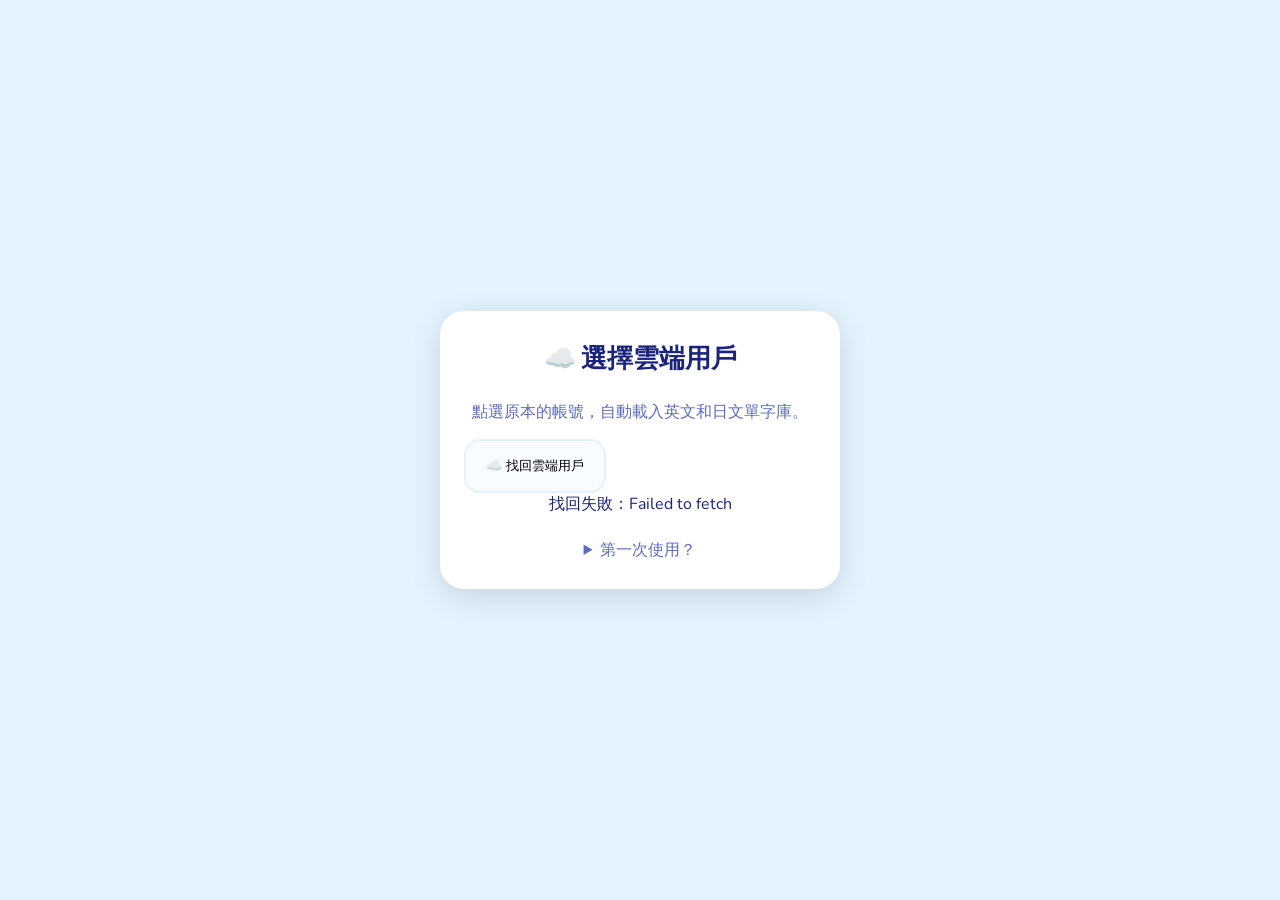
<file: english-adventure/index.html>
<!DOCTYPE html>
<html lang="zh-TW">
<head>
<meta charset="UTF-8">
<meta name="viewport" content="width=device-width, initial-scale=1.0, maximum-scale=1.0, user-scalable=no">
<meta name="mobile-web-app-capable" content="yes">
<meta name="apple-mobile-web-app-capable" content="yes">
<meta name="apple-mobile-web-app-status-bar-style" content="black-translucent">
<meta name="apple-mobile-web-app-title" content="語言冒險">
<title>語言冒險 Language Adventure</title>
<link rel="preconnect" href="https://fonts.googleapis.com">
<link href="https://fonts.googleapis.com/css2?family=Nunito:wght@400;600;700;800;900&family=Baloo+2:wght@400;600;700;800&display=swap" rel="stylesheet">
<link rel="stylesheet" href="style.css">
</head>
<body>

<!-- 用戶選擇頁（全螢幕覆蓋） -->
<div id="userSelectScreen" style="display:flex;position:fixed;inset:0;background:var(--bg);z-index:9999;align-items:center;justify-content:center;padding:20px"><div class="user-select-wrap"><div class="user-select-title">☁️ 找回雲端用戶</div><p style="text-align:center" role="status">正在載入用戶清單…</p></div></div>

<!-- App 主體 -->
<div id="appWrapper" style="display:none">

<div class="header">
  <div>
    <div class="header-title">⭐ 語言<span>冒險</span></div>
    <div style="font-size:10px;color:rgba(255,255,255,0.6);font-weight:600" id="appVersion"></div>
  </div>
  <div class="header-right">
    <!-- 語言切換 -->
    <div class="lang-switcher">
      <button class="lang-flag active" data-lang="en" onclick="switchLang('en')" title="English">🇺🇸</button>
      <button class="lang-flag" data-lang="ja" onclick="switchLang('ja')" title="日本語">🇯🇵</button>
    </div>
    <div class="xp-badge"><span>✨</span><span id="headerXP">0</span> XP</div>
    <div class="level-badge" id="headerLevel">Lv.1</div>
  </div>
</div>

<div class="nav" id="mainNav">
  <!-- 由 JS 動態產生 -->
</div>

<!-- HOME -->
<div class="screen active" id="screen-home">
  <div id="reviewBanner" style="display:none"></div>
  <div class="hero-card">
    <div class="hero-greeting">今天也要加油！</div>
    <div class="hero-level" id="heroLevelName">🌱 英語新芽</div>
    <div class="xp-bar-wrap"><div class="xp-bar-fill" id="heroXpBar" style="width:0%"></div></div>
    <div class="xp-label" id="heroXpLabel">0 / 100 XP</div>
  </div>
  <div class="stats-row">
    <div class="stat-card"><div class="stat-icon">📚</div><div class="stat-num" id="statWords">0</div><div class="stat-label">學過的字</div></div>
    <div class="stat-card"><div class="stat-icon">🎯</div><div class="stat-num" id="statQuizzes">0</div><div class="stat-label">完成測驗</div></div>
    <div class="stat-card"><div class="stat-icon">🏆</div><div class="stat-num" id="statCorrect">0</div><div class="stat-label">答對次數</div></div>
  </div>
  <div class="section-title">⚡ 快速開始</div>
  <div class="quick-actions">
    <button class="action-btn quiz" onclick="showScreen('quiz')"><span class="icon">🎯</span>開始測驗</button>
    <button class="action-btn story" onclick="showScreen('story')"><span class="icon">📚</span>AI 故事</button>
    <button class="action-btn add" onclick="showScreen('add')"><span class="icon">✏️</span>新增單字</button>
    <button class="action-btn review" onclick="showScreen('words')"><span class="icon">📖</span>複習單字</button>
  </div>
</div>

<!-- HIRAGANA 50音（日文專屬） -->
<div class="screen" id="screen-hiragana">
  <!-- 由 JS 動態產生 -->
</div>

<!-- JAPANESE GRAMMAR（日文專屬） -->
<div class="screen" id="screen-grammar">
  <!-- 由 JS 動態產生 -->
</div>

<!-- WORDS -->
<div class="screen" id="screen-words">
  <div class="search-bar">
    <span>🔍</span>
    <input type="text" id="searchInput" placeholder="搜尋單字..." oninput="renderWordList()">
  </div>
  <div class="ie-bar">
    <button class="ie-btn export-btn" onclick="exportWords()">⬇️ 匯出 JSON</button>
    <button class="ie-btn import-merge-btn" onclick="triggerImport('merge')">⬆️ 合併匯入</button>
    <button class="ie-btn import-replace-btn" onclick="triggerImport('replace')">🔄 覆蓋匯入</button>
  </div>
  <input type="file" id="importFileInput" accept=".json" style="display:none" onchange="handleImportFile(event)">
  <div id="wordListContainer"></div>
</div>

<!-- ADD -->
<div class="screen" id="screen-add">
  <!-- 英文新增 -->
  <div id="addEnSection">
    <div class="add-card">
      <h3>✏️ 新增英文單字</h3>
      <div class="input-group">
        <label>英文單字</label>
        <div style="display:flex;gap:8px;align-items:center">
          <input type="text" id="addWord" placeholder="例：apple" style="flex:1" onblur="autoLookup()" onkeydown="if(event.key==='Enter'){autoLookup()}">
          <button id="lookupBtn" onclick="autoLookup()" style="background:linear-gradient(135deg,#AB47BC,#7B1FA2);color:white;border:none;border-radius:12px;padding:11px 14px;font-family:'Nunito',sans-serif;font-size:13px;font-weight:800;cursor:pointer;white-space:nowrap;flex-shrink:0;">🔍 AI 查詢</button>
        </div>
      </div>
      <div id="lookupStatus" style="display:none;margin:-6px 0 10px;font-size:13px;color:#7B1FA2;font-weight:700"></div>
      <div class="input-group"><label>詞性</label><input type="text" id="addPos" placeholder="例：n. 名詞" readonly style="background:#F8F8F8;color:#5C6BC0;font-weight:700"></div>
      <div class="input-group"><label>中文翻譯</label><input type="text" id="addZh" placeholder="例：蘋果"></div>
      <div class="input-group"><label>例句</label><textarea id="addSentence" placeholder="例：I like to eat apples."></textarea></div>
      <button class="submit-btn" onclick="addWord()">➕ 加入單字庫</button>
    </div>
  </div>
  <!-- 日文新增 -->
  <div id="addJaSection" style="display:none">
    <div class="add-card" style="border-top:3px solid #E91E63">
      <h3>🇯🇵 新增日文單字</h3>
      <div class="input-group">
        <label>日文單字</label>
        <div style="display:flex;gap:8px;align-items:center">
          <input type="text" id="addWordJa" placeholder="例：りんご" style="flex:1" onblur="autoLookupJa()" onkeydown="if(event.key==='Enter'){autoLookupJa()}">
          <button id="lookupBtnJa" onclick="autoLookupJa()" style="background:linear-gradient(135deg,#E91E63,#880E4F);color:white;border:none;border-radius:12px;padding:11px 14px;font-family:'Nunito',sans-serif;font-size:13px;font-weight:800;cursor:pointer;white-space:nowrap;flex-shrink:0;">🔍 AI 查詢</button>
        </div>
      </div>
      <div id="lookupStatusJa" style="display:none;margin:-6px 0 10px;font-size:13px;color:#E91E63;font-weight:700"></div>
      <div class="input-group"><label>平假名讀音</label><input type="text" id="addReadingJa" placeholder="例：りんご" readonly style="background:#F8F8F8;color:#880E4F;font-weight:700"></div>
      <div class="input-group"><label>詞性</label><input type="text" id="addPosJa" placeholder="例：名詞" readonly style="background:#F8F8F8;color:#5C6BC0;font-weight:700"></div>
      <div class="input-group"><label>中文意思</label><input type="text" id="addZhJa" placeholder="例：蘋果"></div>
      <div class="input-group"><label>例句</label><textarea id="addSentenceJa" placeholder="例：りんごが好きです。"></textarea></div>
      <button class="submit-btn" style="background:linear-gradient(135deg,#E91E63,#880E4F)" onclick="addJaWord()">➕ 加入單字庫</button>
    </div>
  </div>
</div>

<!-- QUIZ -->
<div class="screen" id="screen-quiz">
  <div id="quizMenu">
    <div class="section-title">🎮 選擇測驗方式</div>
    <button class="quiz-option" onclick="startQuiz('spelling')"><span class="quiz-option-icon">🔊</span><div class="quiz-option-text"><div class="quiz-option-title">拼字測驗</div><div class="quiz-option-desc">聽發音，看提示，寫出完整單字</div></div><span class="quiz-option-arrow">›</span></button>
  </div>
  <div id="quizPlay" class="quiz-play">
    <div class="quiz-header">
      <div class="quiz-progress-text" id="quizProgressText">第 1 題 / 共 10 題</div>
      <div class="quiz-score-text" id="quizScoreText">✅ 0 答對</div>
    </div>
    <div class="progress-bar"><div class="progress-fill" id="quizProgressBar" style="width:0%"></div></div>
    <div class="question-card" id="questionCard"></div>
    <div class="feedback-box" id="feedbackBox">
      <div class="feedback-emoji" id="feedbackEmoji"></div>
      <div class="feedback-text" id="feedbackText"></div>
      <div class="feedback-answer" id="feedbackAnswer"></div>
    </div>
    <button class="check-btn" id="checkBtn" onclick="checkAnswer()">✓ 確認答案</button>
    <button class="next-btn" id="nextBtn" onclick="nextQuestion()">下一題 →</button>
  </div>
  <div id="quizResult" class="quiz-result">
    <div class="result-emoji" id="resultEmoji">🎉</div>
    <div class="result-title">測驗完成！</div>
    <div class="result-score" id="resultScore">8 / 10</div>
    <div class="result-xp" id="resultXP">+40 XP 獲得！</div>
    <button class="result-back-btn" onclick="resetQuiz()">再玩一次 🔄</button>
  </div>
</div>

<!-- STORY -->
<div class="screen" id="screen-story">
  <div id="storySetup">
    <div class="story-header-card">
      <h2>📚 AI 故事</h2>
      <p>選擇難度，AI 自動生成適合你的故事，融入你正在學習的單字！</p>
    </div>
    <div class="story-config-card" id="levelConfigCard">
      <h3>📊 選擇難度</h3>
      <div class="level-grid" id="levelGrid">
        <button class="level-chip selected" data-level="L0.5" onclick="selectLevel('L0.5')"><span class="lv-code">L0.5</span>Graphic<br><span style="font-size:9px;opacity:0.7">Age 8-10</span></button>
        <button class="level-chip" data-level="L1" onclick="selectLevel('L1')"><span class="lv-code">L1</span>Starter<br><span style="font-size:9px;opacity:0.7">A1/N5</span></button>
        <button class="level-chip" data-level="L2" onclick="selectLevel('L2')"><span class="lv-code">L2</span>Elementary<br><span style="font-size:9px;opacity:0.7">A2/N4</span></button>
        <button class="level-chip" data-level="L3" onclick="selectLevel('L3')"><span class="lv-code">L3</span>Intermediate<br><span style="font-size:9px;opacity:0.7">B1/N3</span></button>
        <button class="level-chip" data-level="L4" onclick="selectLevel('L4')"><span class="lv-code">L4</span>Upper-Int<br><span style="font-size:9px;opacity:0.7">B2</span></button>
        <button class="level-chip" data-level="L5" onclick="selectLevel('L5')"><span class="lv-code">L5</span>Advanced<br><span style="font-size:9px;opacity:0.7">C1</span></button>
      </div>
    </div>
    <button class="story-gen-btn" id="storyGenBtn" onclick="generateStory()">📖 生成故事！</button>
    <button onclick="debugStoryWords()" style="width:100%;background:#E3F2FD;color:var(--sky-dark);border:none;border-radius:12px;padding:10px;font-family:'Nunito',sans-serif;font-size:13px;font-weight:800;cursor:pointer;margin-top:8px">🔍 查看傳給AI的單字</button>
  </div>

  <div id="storyResult" class="story-result-wrap">
    <div class="story-layout">
      <div class="story-left">
        <div id="storyImageArea">
          <button class="story-img-btn" onclick="generateStoryImage()">🎨 生成故事插圖</button>
        </div>
      </div>
      <div class="story-right">
        <div class="story-result-card">
          <div class="story-title" id="storyTitle"></div>
          <div class="story-meta" id="storyMeta"></div>
          <div id="storyDebugWords"></div>
          <div class="story-read-controls">
            <button class="story-ctrl-btn btn-read-all" onclick="readStoryAll()">🔊 整篇朗讀</button>
            <button class="story-ctrl-btn btn-read-step" onclick="readStoryStep()">▶️ 逐句朗讀</button>
            <button class="story-ctrl-btn btn-stop" onclick="stopReading()">⏹ 停止</button>
            <button class="story-ctrl-btn" style="background:#FFF9C4;color:#F57F17" onclick="testTTS()">🔧 測試語音</button>
          </div>
          <div class="story-body" id="storyBody"></div>
          <div id="storyZhArea"></div>
          <div id="culturalNote" style="display:none" class="cultural-note"></div>
        </div>
      </div>
    </div>
    <div class="vocab-section">
      <h3>📝 Key Vocabulary</h3>
      <div id="vocabList"></div>
      <button class="vocab-import-btn" onclick="importVocab()">✅ 加入選取單字到單字庫</button>
    </div>
    <button class="story-back-btn" onclick="showStorySetup()">← 重新設定</button>
  </div>
</div>

<!-- SETTINGS -->
<div class="screen" id="screen-settings">
  <!-- 由 JS 動態產生 -->
</div>

<!-- WRONG -->
<div class="screen" id="screen-wrong">
  <div class="section-title">❌ 錯題本</div>
  <div id="wrongContainer"></div>
</div>

<div class="toast" id="toast"></div>
<canvas class="confetti-overlay" id="confettiCanvas"></canvas>

</div><!-- end appWrapper -->

<script src="api.js"></script>
<script src="stroke-data.js"></script>
<script src="learning-time.js"></script>
<script src="chirp-speech.js?v=20261101-1"></script>
<script src="app.js?v=20261101-cloud-entry1"></script>
</body>
</html>
</file>
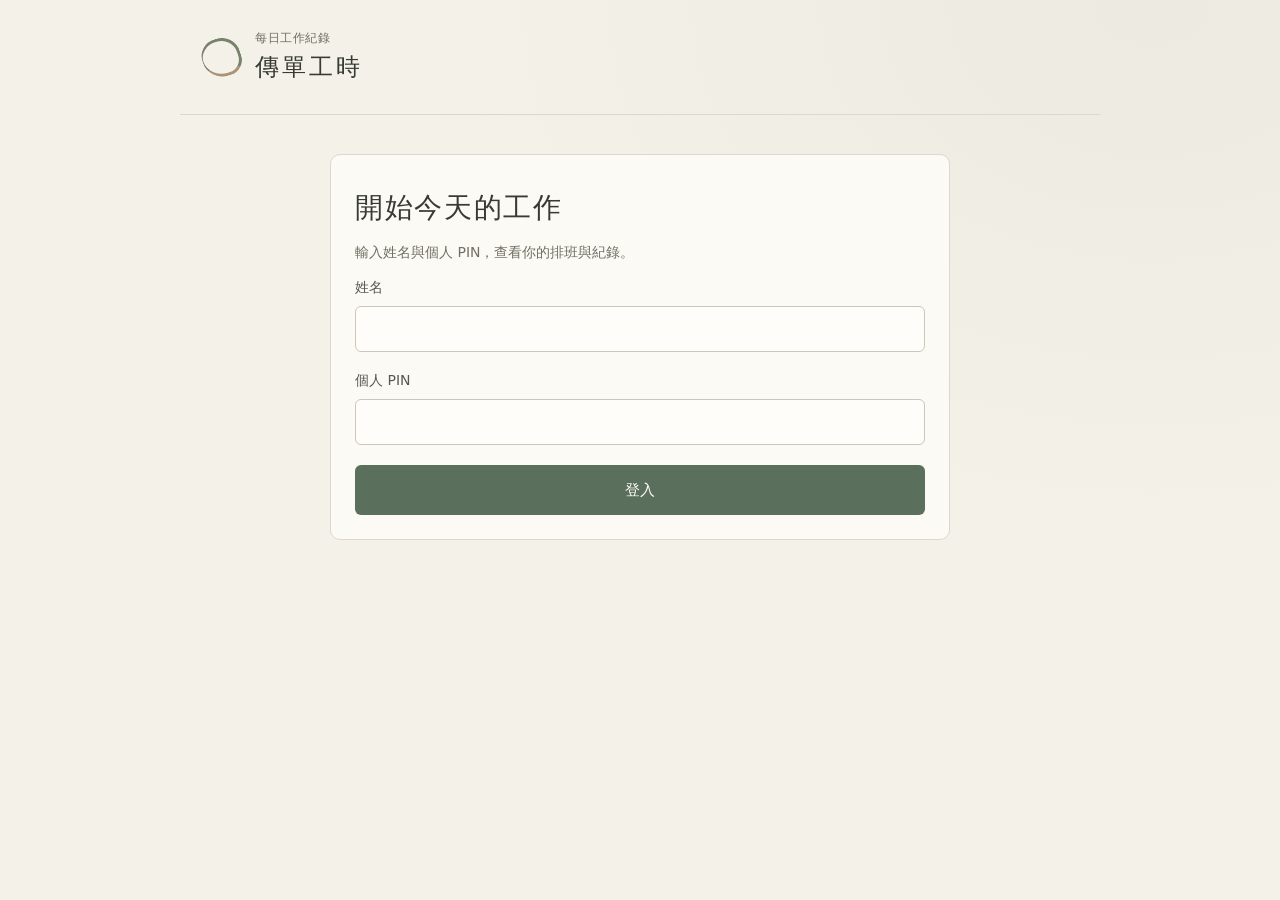
<file: flyer-hours/index.html>
<!doctype html>
<html lang="zh-Hant"><head><meta charset="utf-8"><meta name="viewport" content="width=device-width,initial-scale=1"><meta name="theme-color" content="#f4f1e9"><title>打卡｜傳單工時</title><link rel="stylesheet" href="style.css?v=20261003-table1"></head>
<body data-page="clock"><header><a class="brand" href="index.html"><span class="brand-mark" aria-hidden="true"></span><div><small>每日工作紀錄</small><h1>傳單工時</h1></div></a><button class="text-button" id="logout" hidden>登出</button></header><main id="app"></main><dialog id="record-editor"></dialog><p id="message" role="status" aria-live="polite"></p><script src="config.js"></script><script src="app.js?v=20261003-table1"></script></body></html>
</file>
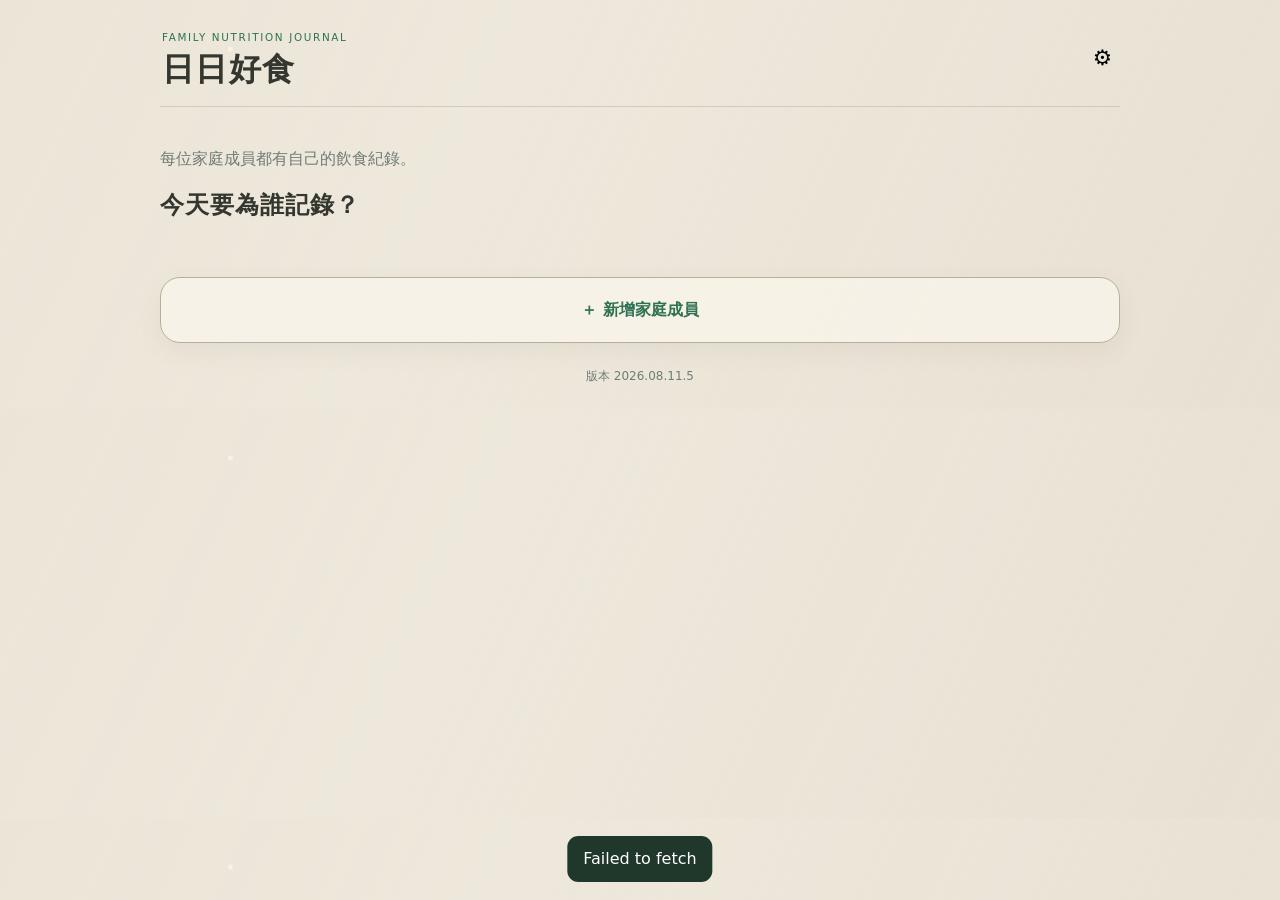
<file: nutrition-app/index.html>
<!doctype html>
<html lang="zh-Hant">
<head><meta charset="utf-8"><meta name="viewport" content="width=device-width,initial-scale=1,viewport-fit=cover"><meta name="theme-color" content="#2f7254"><title>日日好食</title><link rel="stylesheet" href="style.css?v=20260811.5"><link rel="stylesheet" href="style-extra.css?v=20260811.5"></head>
<body>
<header><div><small>FAMILY NUTRITION JOURNAL</small><h1>日日好食</h1></div></header>
<main>
  <section id="membersView"><div class="hero"><p>每位家庭成員都有自己的飲食紀錄。</p><h2>今天要為誰記錄？</h2></div><div id="members" class="member-grid"></div><button id="newMemberBtn" class="add-card">＋ 新增家庭成員</button></section>
  <section id="homeView" class="hidden">
    <div class="active-member"><button id="avatarEditBtn" class="avatar-edit" type="button" aria-label="更換人物圖片"><img id="activeAvatar" alt="個人頭像"></button><div class="active-member-info"><span id="activeMode"></span><button id="activeName" class="active-name" type="button" aria-label="修改人物資料"></button><label class="home-date">查看日期<input id="historyDate" type="date"></label></div><button id="switchBtn">切換</button></div>
    <button id="cameraBtn" class="primary camera">＋ 新增餐點</button>
    <article class="panel"><div class="panel-head"><h3>飲食紀錄</h3></div><div id="mealList"></div></article>
    <div class="summary"><article><small>總熱量</small><strong id="calories">—</strong><span>kcal</span></article><article><small>總蛋白質</small><strong id="protein">—</strong><span>g</span></article><article><small>總油脂</small><strong id="fat">—</strong><span>g</span></article><button id="waterCard" class="summary-card" type="button"><small>飲水</small><strong id="water">—</strong><span>ml・點選修改</span></button><button id="stepsCard" class="summary-card" type="button"><small>步數</small><strong id="steps">—</strong><span>步・點選修改</span></button></div>
    <div class="actions"><button id="adviceBtn">這天還缺什麼？</button><button id="weeklyBtn">查看七日報告</button></div>
    <article class="panel"><h3>當日摘要</h3><p id="feedback" class="muted">尚未記錄餐點。</p></article>
  </section>
</main>
<footer class="app-version">版本 2026.08.11.5</footer>

<dialog id="memberDialog"><form id="memberForm"><div class="dialog-head"><h2>家庭成員</h2><button type="button" data-close>×</button></div><input type="hidden" name="member_id"><label>名稱<input name="name" maxlength="50" required></label><fieldset><legend>模式</legend><label><input type="radio" name="is_child" value="false" checked>成人</label><label><input type="radio" name="is_child" value="true">兒童</label></fieldset><div class="two"><label>生日<input type="date" name="birthday" required></label><label>性別<select name="sex"><option value="female">女性</option><option value="male">男性</option><option value="other">其他</option></select></label><label>身高 cm<input type="number" name="height_cm" min="30" max="250" step="0.1" required></label><label>體重 kg<input type="number" name="weight_kg" min="1" max="500" step="0.1" required></label></div><label>活動量<select name="activity_level"><option value="low">輕量：多數時間坐著、日常走動少</option><option value="moderate">一般：每天有走路或規律活動</option><option value="high">較高：勞動、運動或長時間走動</option></select></label><p class="muted">活動量與步數之後都能修改。</p><label>目前每日平均步數（選填）<input type="number" name="usual_daily_steps" min="0" max="100000" step="100" placeholder="不知道可留空"></label><label id="goalRow">成人目標<select name="goal"><option value="maintain">維持</option><option value="fat_loss">減脂</option><option value="muscle_gain">增肌</option></select></label><label>過敏食物（選填）<input name="allergy" maxlength="500"></label><fieldset id="avatarFieldset"><legend>個人圖片</legend><div id="avatars" class="avatars"></div><label class="avatar-upload">上傳自己的圖片<input id="avatarPhoto" type="file" accept="image/jpeg,image/png,image/webp"></label><img id="customAvatarPreview" class="custom-avatar hidden" alt="自訂頭像"></fieldset><p id="memberFormStatus" class="muted" role="status"></p><button id="memberSubmitBtn" class="primary" type="submit">儲存</button></form></dialog>

<dialog id="photoDialog"><div class="dialog-head"><h2 id="photoDialogTitle">新增餐點</h2><button type="button" data-close>×</button></div><label>餐別<select id="mealType"><option value="breakfast">早餐</option><option value="brunch">早午餐</option><option value="lunch">午餐</option><option value="dinner">晚餐</option><option value="snack">點心</option></select></label><div id="captureStep"><div class="tips"><b>先把同一餐的照片加完，再一起分析</b><span>建議：一張正上方、一張 45°，也可補充包裝或營養標示。</span></div><div class="capture-actions"><label class="upload">立即拍照<input id="cameraPhotos" type="file" accept="image/jpeg,image/png,image/webp" capture="environment"></label><label class="upload">從相簿選擇<input id="photos" type="file" accept="image/jpeg,image/png,image/webp" multiple></label><button id="manualBtn" type="button">不使用照片，手動輸入</button></div><div class="counter"><span id="photoCount">已加入 0 / 6 張</span><button id="clearPhotos">全部清除</button></div><div id="previews" class="previews"></div><button id="analyzeBtn" class="primary">照片都加完了，分析整份餐點</button></div><div id="reviewStep" class="hidden"><p id="reviewNotice" class="notice">以下皆為照片估算值，請確認後再保存。</p><div id="foodEditor"></div><button id="addManualFoodBtn" class="hidden" type="button">＋ 增加另一種食物</button><button id="saveMealBtn" class="primary">確認並保存這一餐</button></div></dialog>

<dialog id="infoDialog"><div class="dialog-head"><h2 id="infoTitle"></h2><button type="button" data-close>×</button></div><div id="infoBody"></div></dialog>
<div id="toast"></div><script src="api.js?v=20260811.5"></script><script src="app.js?v=20260811.5"></script>
</body></html>
</file>
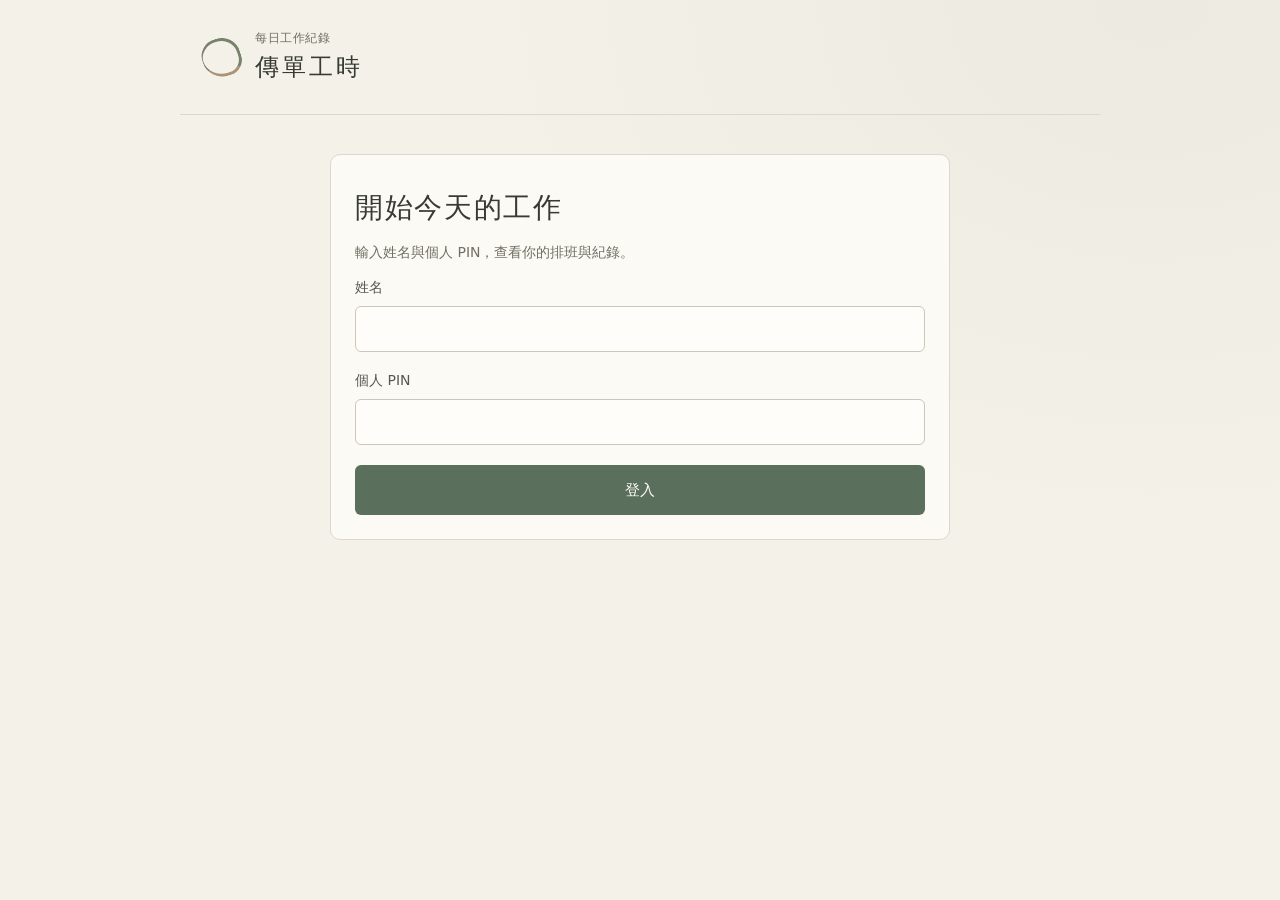
<file: flyer-hours/history.html>
<!doctype html>
<html lang="zh-Hant"><head><meta charset="utf-8"><meta name="viewport" content="width=device-width,initial-scale=1"><meta name="theme-color" content="#f4f1e9"><title>紀錄｜傳單工時</title><link rel="stylesheet" href="style.css?v=20261003-table1"></head>
<body data-page="history"><header><a class="brand" href="index.html"><span class="brand-mark" aria-hidden="true"></span><div><small>每日工作紀錄</small><h1>傳單工時</h1></div></a><button class="text-button" id="logout" hidden>登出</button></header><main id="app"></main><dialog id="record-editor"></dialog><p id="message" role="status" aria-live="polite"></p><script src="config.js"></script><script src="app.js?v=20261003-table1"></script></body></html>
</file>
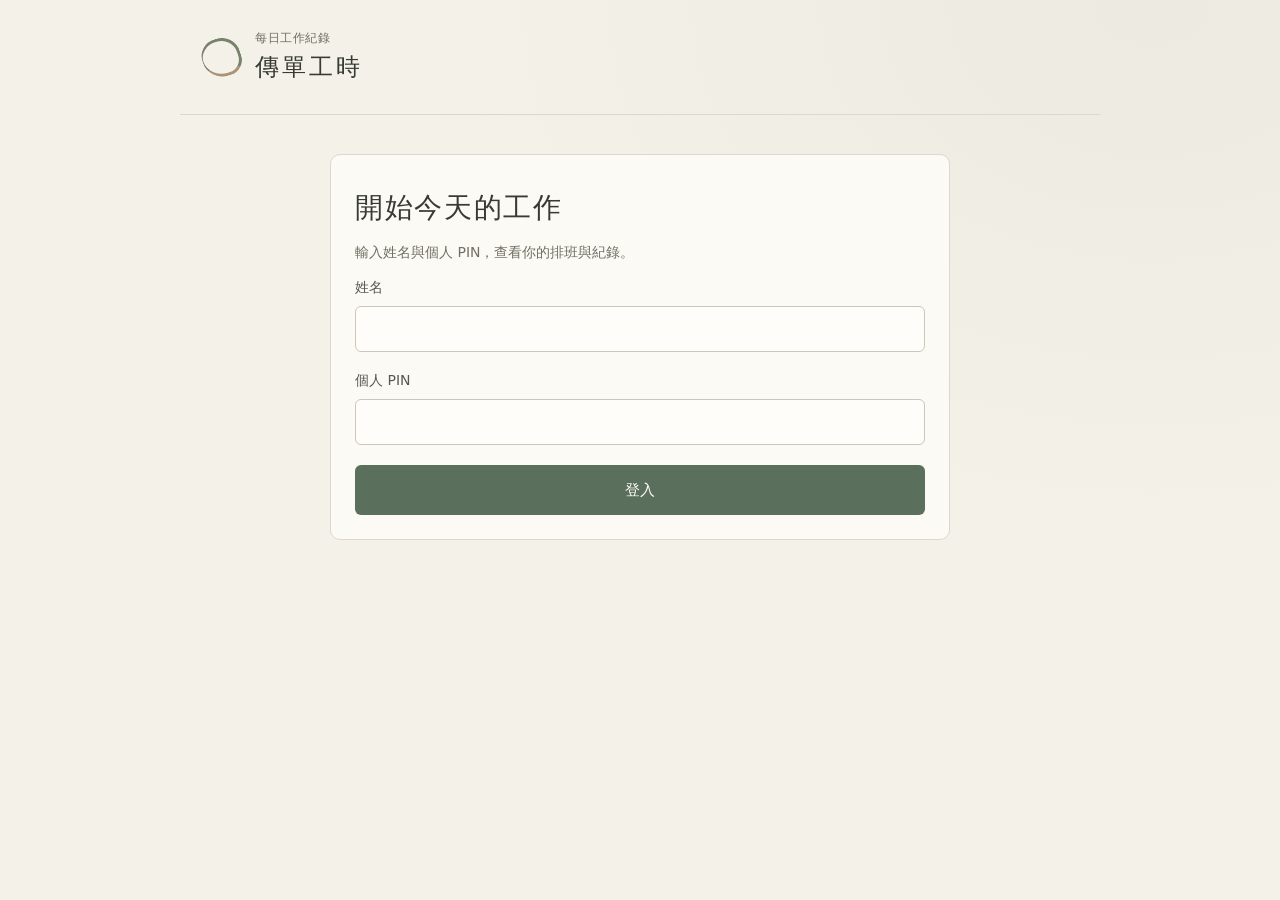
<file: flyer-hours/schedule.html>
<!doctype html>
<html lang="zh-Hant"><head><meta charset="utf-8"><meta name="viewport" content="width=device-width,initial-scale=1"><meta name="theme-color" content="#f4f1e9"><title>排班｜傳單工時</title><link rel="stylesheet" href="style.css?v=20261003-table1"></head>
<body data-page="schedule"><header><a class="brand" href="index.html"><span class="brand-mark" aria-hidden="true"></span><div><small>每日工作紀錄</small><h1>傳單工時</h1></div></a><button class="text-button" id="logout" hidden>登出</button></header><main id="app"></main><dialog id="record-editor"></dialog><p id="message" role="status" aria-live="polite"></p><script src="config.js"></script><script src="app.js?v=20261003-table1"></script></body></html>
</file>
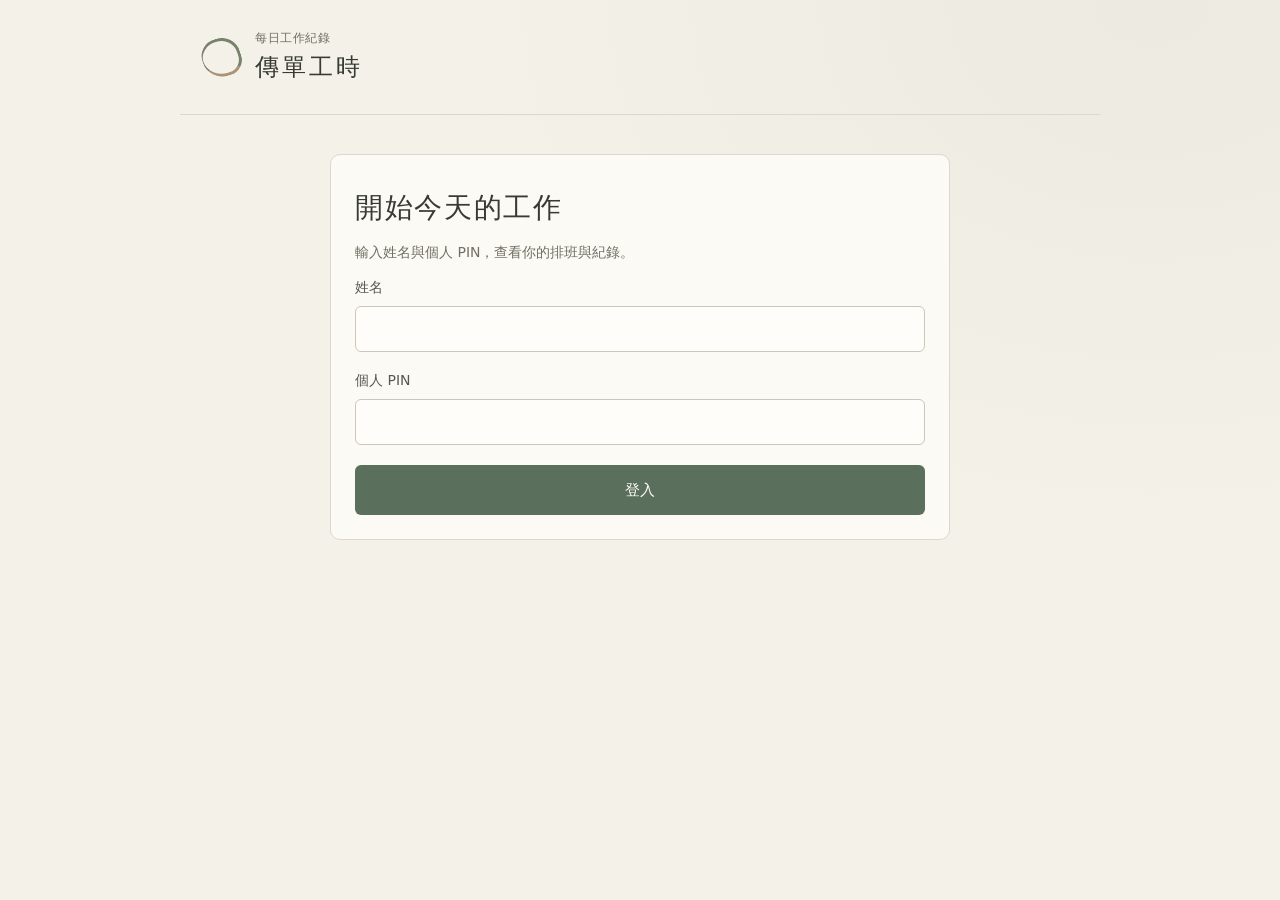
<file: flyer-hours/workers.html>
<!doctype html>
<html lang="zh-Hant"><head><meta charset="utf-8"><meta name="viewport" content="width=device-width,initial-scale=1"><meta name="theme-color" content="#f4f1e9"><title>人員｜傳單工時</title><link rel="stylesheet" href="style.css?v=20261003-table1"></head>
<body data-page="workers"><header><a class="brand" href="index.html"><span class="brand-mark" aria-hidden="true"></span><div><small>每日工作紀錄</small><h1>傳單工時</h1></div></a><button class="text-button" id="logout" hidden>登出</button></header><main id="app"></main><dialog id="record-editor"></dialog><p id="message" role="status" aria-live="polite"></p><script src="config.js"></script><script src="app.js?v=20261003-table1"></script></body></html>
</file>
<file: english-adventure/style.css>
:root {
  --sky: #4FC3F7;
  --sky-dark: #0288D1;
  --sun: #FFD54F;
  --grass: #66BB6A;
  --grass-dark: #388E3C;
  --wood: #FF8A65;
  --purple: #CE93D8;
  --purple-dark: #7B1FA2;
  --red: #EF5350;
  --bg: #E3F2FD;
  --text: #1A237E;
  --text-soft: #5C6BC0;
  --teal: #26C6DA;
  --teal-dark: #00838F;
  --pink: #E91E63;
  --pink-dark: #880E4F;
}
* { box-sizing: border-box; margin: 0; padding: 0; -webkit-tap-highlight-color: transparent; }
body { font-family: 'Nunito', sans-serif; background: var(--bg); color: var(--text); min-height: 100vh; overflow-x: hidden; user-select: none; }

/* HEADER */
.header { background: linear-gradient(135deg, #29B6F6 0%, #0288D1 100%); padding: 14px 20px 10px; display: flex; align-items: center; justify-content: space-between; position: sticky; top: 0; z-index: 100; box-shadow: 0 4px 12px rgba(2,136,209,0.3); }
.header-title { font-family: 'Baloo 2', cursive; font-size: 22px; font-weight: 800; color: white; text-shadow: 0 2px 4px rgba(0,0,0,0.2); }
.header-title span { color: var(--sun); }
.header-right { display: flex; align-items: center; gap: 10px; }
.xp-badge { background: rgba(255,255,255,0.2); border-radius: 20px; padding: 5px 12px; display: flex; align-items: center; gap: 6px; color: white; font-weight: 800; font-size: 14px; }
.level-badge { background: var(--sun); border-radius: 20px; padding: 5px 12px; font-weight: 900; font-size: 13px; color: #7B3F00; box-shadow: 0 2px 6px rgba(0,0,0,0.2); }

/* 語言切換 */
.lang-switcher { display: flex; gap: 4px; background: rgba(255,255,255,0.15); border-radius: 12px; padding: 3px; }
.lang-flag { background: transparent; border: none; font-size: 20px; cursor: pointer; border-radius: 8px; padding: 3px 5px; transition: all 0.15s; opacity: 0.6; }
.lang-flag.active { background: rgba(255,255,255,0.3); opacity: 1; transform: scale(1.1); }
.lang-flag:active { transform: scale(0.95); }

/* NAV */
.nav { display: flex; background: white; box-shadow: 0 2px 8px rgba(0,0,0,0.08); overflow-x: auto; scrollbar-width: none; position: sticky; top: 54px; z-index: 99; }
.nav::-webkit-scrollbar { display: none; }
.nav-btn { flex: 1; min-width: 65px; padding: 10px 4px 8px; border: none; background: none; display: flex; flex-direction: column; align-items: center; gap: 3px; cursor: pointer; color: #9E9E9E; font-family: 'Nunito', sans-serif; font-size: 10px; font-weight: 700; transition: all 0.2s; position: relative; }
.nav-btn .icon { font-size: 20px; }
.nav-btn.active { color: var(--sky-dark); }
.nav-btn.active::after { content: ''; position: absolute; bottom: 0; left: 20%; right: 20%; height: 3px; background: var(--sky-dark); border-radius: 3px 3px 0 0; }

/* SCREENS */
.screen { display: none; padding: 16px; animation: fadeIn 0.3s ease; }
.screen.active { display: block; }
@keyframes fadeIn { from { opacity: 0; transform: translateY(8px); } to { opacity: 1; transform: translateY(0); } }

/* HOME */
.hero-card { background: linear-gradient(135deg, #29B6F6, #0277BD); border-radius: 20px; padding: 20px; color: white; margin-bottom: 16px; position: relative; overflow: hidden; box-shadow: 0 6px 20px rgba(2,119,189,0.3); }
.hero-card::before { content: '🌟'; position: absolute; right: 16px; top: 16px; font-size: 40px; opacity: 0.3; }
.hero-greeting { font-size: 14px; opacity: 0.85; margin-bottom: 4px; }
.hero-level { font-family: 'Baloo 2', cursive; font-size: 26px; font-weight: 800; margin-bottom: 8px; }
.xp-bar-wrap { background: rgba(255,255,255,0.3); border-radius: 10px; height: 12px; margin-bottom: 6px; }
.xp-bar-fill { background: var(--sun); height: 12px; border-radius: 10px; transition: width 0.6s ease; min-width: 4px; }
.xp-label { font-size: 12px; opacity: 0.85; }
.stats-row { display: grid; grid-template-columns: 1fr 1fr 1fr; gap: 10px; margin-bottom: 16px; }
.stat-card { background: white; border-radius: 16px; padding: 14px 10px; text-align: center; box-shadow: 0 2px 8px rgba(0,0,0,0.06); }
.stat-icon { font-size: 24px; margin-bottom: 4px; }
.stat-num { font-size: 22px; font-weight: 900; color: var(--sky-dark); }
.stat-label { font-size: 11px; color: var(--text-soft); font-weight: 600; margin-top: 2px; }
.section-title { font-size: 16px; font-weight: 800; color: var(--text); margin-bottom: 10px; display: flex; align-items: center; gap: 6px; }
.quick-actions { display: grid; grid-template-columns: 1fr 1fr; gap: 10px; margin-bottom: 16px; }
.action-btn { background: white; border: none; border-radius: 18px; padding: 18px 12px; display: flex; flex-direction: column; align-items: center; gap: 8px; cursor: pointer; box-shadow: 0 3px 10px rgba(0,0,0,0.08); transition: all 0.15s; font-family: 'Nunito', sans-serif; font-weight: 800; font-size: 13px; color: var(--text); }
.action-btn:active { transform: scale(0.96); }
.action-btn .icon { font-size: 32px; }
.action-btn.quiz { background: linear-gradient(135deg, #FF8A65, #FF5722); color: white; box-shadow: 0 4px 12px rgba(255,87,34,0.3); }
.action-btn.story { background: linear-gradient(135deg, #26C6DA, #00838F); color: white; box-shadow: 0 4px 12px rgba(0,131,143,0.3); }
.action-btn.add { background: linear-gradient(135deg, #66BB6A, #388E3C); color: white; box-shadow: 0 4px 12px rgba(56,142,60,0.3); }
.action-btn.review { background: linear-gradient(135deg, #FFD54F, #FF8F00); color: #5D4037; box-shadow: 0 4px 12px rgba(255,143,0,0.3); }

/* USER SELECT */
.user-select-wrap { background: white; border-radius: 24px; padding: 28px 24px; max-width: 400px; width: 100%; box-shadow: 0 8px 32px rgba(0,0,0,0.12); }
.user-select-title { font-family: 'Baloo 2', cursive; font-size: 26px; font-weight: 800; color: var(--text); text-align: center; margin-bottom: 20px; }
.user-list { display: flex; flex-direction: column; gap: 10px; }
.user-btn { background: #F8FBFF; border: 2px solid #E3F2FD; border-radius: 16px; padding: 16px 20px; display: flex; align-items: center; gap: 14px; cursor: pointer; transition: all 0.15s; font-family: 'Nunito', sans-serif; text-align: left; }
.user-btn:active { transform: scale(0.97); }
.user-btn:hover { border-color: var(--sky-dark); background: #E3F2FD; }
.user-emoji { font-size: 32px; }
.user-name { font-size: 18px; font-weight: 800; color: var(--text); }
.user-add-btn { border-style: dashed; color: var(--text-soft); }
.user-emoji-grid { display: grid; grid-template-columns: repeat(6, 1fr); gap: 8px; margin-bottom: 12px; }
.emoji-pick-btn { background: #F8FBFF; border: 2px solid #E3F2FD; border-radius: 10px; font-size: 22px; padding: 6px; cursor: pointer; transition: all 0.15s; }
.emoji-pick-btn.selected { border-color: var(--sky-dark); background: #E3F2FD; }
.emoji-pick-btn:active { transform: scale(0.92); }

/* SORT BAR */
.sort-bar { display: flex; align-items: center; gap: 6px; margin-bottom: 12px; flex-wrap: wrap; }
.sort-label { font-size: 12px; font-weight: 700; color: var(--text-soft); }
.sort-btn { border: 2px solid #E3F2FD; background: white; border-radius: 10px; padding: 5px 10px; font-family: 'Nunito', sans-serif; font-size: 12px; font-weight: 700; color: var(--text-soft); cursor: pointer; transition: all 0.15s; }
.sort-btn.active { border-color: var(--sky-dark); background: #E3F2FD; color: var(--sky-dark); }
.sort-btn:active { transform: scale(0.96); }
.word-group-label { font-size: 13px; font-weight: 800; color: var(--text-soft); padding: 8px 4px 4px; display: flex; align-items: center; gap: 6px; }
.word-group-count { background: #E3F2FD; color: var(--sky-dark); border-radius: 10px; padding: 2px 8px; font-size: 11px; }

/* WORD LIST */
.search-bar { background: white; border-radius: 14px; padding: 10px 14px; display: flex; align-items: center; gap: 10px; margin-bottom: 12px; box-shadow: 0 2px 8px rgba(0,0,0,0.06); }
.search-bar input { border: none; outline: none; font-family: 'Nunito', sans-serif; font-size: 15px; width: 100%; color: var(--text); background: transparent; }
.word-item { background: white; border-radius: 16px; padding: 14px 16px; margin-bottom: 10px; box-shadow: 0 2px 8px rgba(0,0,0,0.05); }
.word-item-card { padding: 14px 16px; }
.word-item-top { display: flex; align-items: center; gap: 12px; }
.word-item-icon { font-size: 28px; width: 40px; text-align: center; flex-shrink: 0; }
.word-info { flex: 1; min-width: 0; }
.word-en { font-size: 18px; font-weight: 800; color: var(--text); }
.word-zh { font-size: 13px; color: var(--text-soft); margin-top: 1px; }
.word-sentence-full { font-size: 13px; color: #5C7A9F; margin-top: 8px; padding-top: 8px; border-top: 1px solid #EEF2F7; font-style: italic; line-height: 1.6; display: flex; align-items: flex-start; gap: 8px; }
.word-meta { display: flex; flex-direction: column; align-items: flex-end; gap: 4px; flex-shrink: 0; }
.word-streak { font-size: 11px; font-weight: 700; padding: 3px 8px; border-radius: 10px; }
.streak-new { background: #E3F2FD; color: #1565C0; }
.streak-good { background: #E8F5E9; color: #2E7D32; }
.streak-great { background: #FFF9C4; color: #F57F17; }
.speak-btn { background: var(--sky); border: none; border-radius: 50%; width: 34px; height: 34px; display: flex; align-items: center; justify-content: center; cursor: pointer; font-size: 16px; transition: all 0.15s; flex-shrink: 0; }
.speak-btn:active { transform: scale(0.9); }
.delete-btn { background: #FFEBEE; border: none; border-radius: 50%; width: 30px; height: 30px; display: flex; align-items: center; justify-content: center; cursor: pointer; font-size: 14px; flex-shrink: 0; }

/* IMPORT/EXPORT */
.ie-bar { display: flex; gap: 8px; margin-bottom: 14px; }
.ie-btn { flex: 1; border: none; border-radius: 12px; padding: 11px 8px; font-family: 'Nunito', sans-serif; font-size: 13px; font-weight: 800; cursor: pointer; transition: all 0.15s; display: flex; align-items: center; justify-content: center; gap: 5px; }
.ie-btn:active { transform: scale(0.97); }
.export-btn { background: #E3F2FD; color: var(--sky-dark); }
.import-merge-btn { background: #E8F5E9; color: var(--grass-dark); }
.import-replace-btn { background: #FFF3E0; color: #E65100; }

/* ADD */
.add-card { background: white; border-radius: 20px; padding: 20px; box-shadow: 0 3px 12px rgba(0,0,0,0.07); margin-bottom: 14px; }
.add-card h3 { font-size: 16px; font-weight: 800; margin-bottom: 14px; display: flex; align-items: center; gap: 6px; }
.input-group { margin-bottom: 12px; }
.input-group label { display: block; font-size: 12px; font-weight: 700; color: var(--text-soft); margin-bottom: 5px; text-transform: uppercase; letter-spacing: 0.5px; }
.input-group input, .input-group textarea { width: 100%; border: 2px solid #E3F2FD; border-radius: 12px; padding: 11px 14px; font-family: 'Nunito', sans-serif; font-size: 15px; color: var(--text); outline: none; transition: border-color 0.2s; background: #FAFAFA; }
.input-group textarea { height: 70px; resize: none; }
.input-group input:focus, .input-group textarea:focus { border-color: var(--sky); background: white; }
.submit-btn { width: 100%; background: linear-gradient(135deg, #29B6F6, #0288D1); color: white; border: none; border-radius: 14px; padding: 14px; font-family: 'Nunito', sans-serif; font-size: 16px; font-weight: 800; cursor: pointer; transition: all 0.15s; box-shadow: 0 4px 12px rgba(2,136,209,0.3); }
.submit-btn:active { transform: scale(0.98); }

/* QUIZ */
.quiz-option { background: white; border-radius: 18px; padding: 18px 16px; margin-bottom: 12px; display: flex; align-items: center; gap: 14px; cursor: pointer; box-shadow: 0 3px 10px rgba(0,0,0,0.07); transition: all 0.15s; border: none; width: 100%; font-family: 'Nunito', sans-serif; text-align: left; }
.quiz-option:active { transform: scale(0.98); }
.quiz-option-icon { font-size: 32px; flex-shrink: 0; }
.quiz-option-text { flex: 1; }
.quiz-option-title { font-size: 16px; font-weight: 800; color: var(--text); margin-bottom: 2px; }
.quiz-option-desc { font-size: 12px; color: var(--text-soft); }
.quiz-option-arrow { font-size: 18px; color: #CFD8DC; }
.quiz-play { display: none; }
.quiz-play.active { display: block; }
.quiz-header { display: flex; align-items: center; justify-content: space-between; margin-bottom: 16px; }
.quiz-progress-text { font-size: 14px; font-weight: 700; color: var(--text-soft); }
.quiz-score-text { font-size: 14px; font-weight: 800; color: var(--grass-dark); }
.progress-bar { background: #E3F2FD; border-radius: 10px; height: 8px; margin-bottom: 20px; }
.progress-fill { background: linear-gradient(90deg, #29B6F6, #0288D1); height: 8px; border-radius: 10px; transition: width 0.4s ease; }
.question-card { background: white; border-radius: 24px; padding: 24px 20px; box-shadow: 0 4px 16px rgba(0,0,0,0.08); text-align: center; margin-bottom: 16px; }
.question-type-label { font-size: 11px; font-weight: 700; color: var(--text-soft); text-transform: uppercase; letter-spacing: 1px; margin-bottom: 12px; }
.speak-big-btn { background: linear-gradient(135deg, #29B6F6, #0288D1); border: none; border-radius: 50%; width: 80px; height: 80px; font-size: 36px; cursor: pointer; margin: 0 auto 14px; display: flex; align-items: center; justify-content: center; box-shadow: 0 6px 20px rgba(2,136,209,0.4); transition: all 0.15s; }
.speak-big-btn:active { transform: scale(0.92); }
.speak-big-btn.speaking { animation: pulse 0.6s infinite alternate; }
@keyframes pulse { from { box-shadow: 0 6px 20px rgba(2,136,209,0.4); } to { box-shadow: 0 6px 30px rgba(2,136,209,0.7), 0 0 0 10px rgba(41,182,246,0.15); } }
.question-hint { font-size: 13px; color: var(--text-soft); margin-bottom: 16px; }
.question-zh { font-size: 18px; font-weight: 800; color: var(--text); margin-bottom: 6px; }
.cloze-sentence { font-size: 17px; font-weight: 700; color: var(--text); line-height: 2; margin-bottom: 16px; }
.cloze-options { display: grid; grid-template-columns: 1fr 1fr; gap: 10px; margin-top: 8px; }
.cloze-opt-btn { border: 2px solid #E3F2FD; background: white; border-radius: 14px; padding: 13px 10px; font-family: 'Nunito', sans-serif; font-size: 16px; font-weight: 800; color: var(--text); cursor: pointer; transition: all 0.2s; }
.cloze-opt-btn:active { transform: scale(0.96); }
.cloze-opt-btn.selected { border-color: var(--sky-dark); background: #E3F2FD; color: var(--sky-dark); }
.cloze-opt-btn.correct-opt { border-color: var(--grass); background: #F1F8E9; color: var(--grass-dark); }
.cloze-opt-btn.wrong-opt { border-color: var(--red); background: #FFEBEE; color: var(--red); }
.cloze-opt-btn:disabled { cursor: default; }
.answer-input { width: 100%; border: 2px solid #E3F2FD; border-radius: 14px; padding: 14px; font-family: 'Nunito', sans-serif; font-size: 18px; font-weight: 700; text-align: center; color: var(--text); outline: none; transition: border-color 0.2s; margin-bottom: 12px; background: #FAFAFA; -webkit-user-select: auto; user-select: auto; }
.answer-input:focus { border-color: var(--sky); background: white; }
.answer-input.correct { border-color: var(--grass); background: #F1F8E9; color: var(--grass-dark); }
.answer-input.wrong { border-color: var(--red); background: #FFEBEE; color: var(--red); }
.check-btn { width: 100%; background: linear-gradient(135deg, #FF8A65, #FF5722); color: white; border: none; border-radius: 14px; padding: 14px; font-family: 'Nunito', sans-serif; font-size: 17px; font-weight: 800; cursor: pointer; box-shadow: 0 4px 12px rgba(255,87,34,0.3); transition: all 0.15s; }
.check-btn:active { transform: scale(0.98); }
.next-btn { width: 100%; background: linear-gradient(135deg, #66BB6A, #388E3C); color: white; border: none; border-radius: 14px; padding: 14px; font-family: 'Nunito', sans-serif; font-size: 17px; font-weight: 800; cursor: pointer; box-shadow: 0 4px 12px rgba(56,142,60,0.3); display: none; }
.feedback-box { border-radius: 14px; padding: 12px 16px; margin-bottom: 12px; display: none; text-align: center; }
.feedback-box.correct { background: #F1F8E9; border: 2px solid var(--grass); }
.feedback-box.wrong { background: #FFEBEE; border: 2px solid var(--red); }
.feedback-emoji { font-size: 28px; margin-bottom: 4px; }
.feedback-text { font-size: 14px; font-weight: 700; }
.feedback-answer { font-size: 13px; color: var(--text-soft); margin-top: 2px; }
.quiz-result { display: none; text-align: center; padding: 20px 0; }
.quiz-result.active { display: block; }
.result-emoji { font-size: 72px; margin-bottom: 10px; animation: bounceIn 0.5s ease; }
@keyframes bounceIn { 0% { transform: scale(0); } 60% { transform: scale(1.15); } 100% { transform: scale(1); } }
.result-title { font-family: 'Baloo 2', cursive; font-size: 28px; font-weight: 800; margin-bottom: 6px; }
.result-score { font-size: 48px; font-weight: 900; color: var(--sky-dark); margin: 10px 0; }
.result-xp { font-size: 18px; font-weight: 800; color: var(--grass-dark); margin-bottom: 20px; }
.result-back-btn { background: linear-gradient(135deg, #29B6F6, #0288D1); color: white; border: none; border-radius: 14px; padding: 14px 32px; font-family: 'Nunito', sans-serif; font-size: 16px; font-weight: 800; cursor: pointer; box-shadow: 0 4px 12px rgba(2,136,209,0.3); }

/* WRONG */
.wrong-item { background: white; border-radius: 16px; padding: 14px 16px; margin-bottom: 10px; border-left: 4px solid var(--red); box-shadow: 0 2px 8px rgba(0,0,0,0.05); }
.wrong-en { font-size: 18px; font-weight: 800; }
.wrong-zh { font-size: 13px; color: var(--text-soft); }
.wrong-count { font-size: 12px; color: var(--red); font-weight: 700; margin-top: 4px; }

/* ========== STORY ========== */
.story-header-card { background: linear-gradient(135deg, #26C6DA, #00838F); border-radius: 20px; padding: 20px; color: white; margin-bottom: 16px; box-shadow: 0 6px 20px rgba(0,131,143,0.3); }
.story-header-card h2 { font-family: 'Baloo 2', cursive; font-size: 22px; font-weight: 800; margin-bottom: 6px; }
.story-header-card p { font-size: 13px; opacity: 0.9; line-height: 1.5; }
.story-config-card { background: white; border-radius: 20px; padding: 18px; box-shadow: 0 3px 12px rgba(0,0,0,0.07); margin-bottom: 14px; }
.story-config-card h3 { font-size: 15px; font-weight: 800; margin-bottom: 12px; }
.level-grid { display: flex; gap: 8px; overflow-x: auto; scrollbar-width: none; padding-bottom: 4px; }
.level-grid::-webkit-scrollbar { display: none; }
.level-chip { border: 2px solid #E0F7FA; background: white; border-radius: 10px; padding: 10px 8px; text-align: center; cursor: pointer; transition: all 0.15s; font-family: 'Nunito', sans-serif; font-size: 11px; font-weight: 800; color: var(--teal-dark); flex-shrink: 0; min-width: 72px; }
.level-chip.selected { border-color: var(--teal-dark); background: #E0F7FA; }
.level-chip .lv-code { font-size: 15px; font-weight: 900; display: block; margin-bottom: 2px; }
.genre-grid { display: grid; grid-template-columns: 1fr 1fr; gap: 8px; }
.genre-section-label { font-size: 11px; font-weight: 700; color: var(--text-soft); text-transform: uppercase; letter-spacing: 0.5px; margin: 8px 0 4px; grid-column: 1 / -1; }
.genre-chip { border: 2px solid #E0F7FA; background: white; border-radius: 12px; padding: 10px 8px; cursor: pointer; transition: all 0.15s; font-family: 'Nunito', sans-serif; text-align: center; }
.genre-chip.selected { border-color: var(--teal-dark); background: #E0F7FA; }
.genre-chip .genre-icon { font-size: 20px; display: block; margin-bottom: 3px; }
.genre-chip .genre-name { font-size: 12px; font-weight: 800; color: var(--teal-dark); }
.genre-chip .genre-sub { font-size: 10px; color: var(--text-soft); margin-top: 1px; }
.story-gen-btn { width: 100%; background: linear-gradient(135deg, #26C6DA, #00838F); color: white; border: none; border-radius: 14px; padding: 14px; font-family: 'Nunito', sans-serif; font-size: 16px; font-weight: 800; cursor: pointer; box-shadow: 0 4px 12px rgba(0,131,143,0.3); transition: all 0.15s; }
.story-gen-btn:active { transform: scale(0.98); }
.story-gen-btn:disabled { opacity: 0.6; }
.story-result-wrap { display: none; }
.story-result-wrap.active { display: block; }
.story-layout { display: flex; flex-direction: column; gap: 14px; margin-bottom: 14px; }
@media (min-width: 768px), (orientation: landscape) and (min-width: 600px) {
  .story-layout { flex-direction: row; align-items: flex-start; }
  .story-left { width: 45%; flex-shrink: 0; position: sticky; top: 80px; }
  .story-right { flex: 1; min-width: 0; }
}
#storyImageArea { background: white; border-radius: 20px; overflow: hidden; box-shadow: 0 4px 16px rgba(0,0,0,0.1); min-height: 200px; display: flex; align-items: center; justify-content: center; }
.story-img { width: 100%; height: auto; display: block; border-radius: 20px; }
.story-img-btn { background: linear-gradient(135deg, #26C6DA, #00838F); color: white; border: none; border-radius: 14px; padding: 16px 24px; font-family: 'Nunito', sans-serif; font-size: 15px; font-weight: 800; cursor: pointer; transition: all 0.15s; box-shadow: 0 4px 12px rgba(0,131,143,0.3); margin: 20px; }
.story-img-btn:active { transform: scale(0.97); }
.story-img-loading { text-align: center; padding: 40px 20px; color: var(--teal-dark); font-weight: 700; font-size: 14px; line-height: 2; }
.story-img-error { text-align: center; padding: 30px 20px; color: var(--red); font-weight: 700; font-size: 14px; line-height: 1.8; }
.story-result-card { background: white; border-radius: 20px; padding: 20px; box-shadow: 0 4px 16px rgba(0,0,0,0.08); }
.story-title { font-family: 'Baloo 2', cursive; font-size: 20px; font-weight: 800; color: var(--text); margin-bottom: 6px; }
.story-meta { display: flex; gap: 8px; align-items: center; margin-bottom: 12px; flex-wrap: wrap; }
.story-badge { background: #E0F7FA; color: var(--teal-dark); border-radius: 10px; padding: 4px 10px; font-size: 12px; font-weight: 700; }
.story-review-words { background: linear-gradient(135deg,#FFFDE7,#FFF3E0); border: 2px solid #FFE082; border-radius: 16px; padding: 14px; margin: 4px 0 16px; }
.story-review-title { color: #6D4C41; font-size: 16px; font-weight: 900; display: flex; align-items: center; gap: 8px; }
.story-review-title span { background: #FFB300; color: white; border-radius: 10px; padding: 2px 8px; font-size: 11px; }
.story-review-hint { color: #8D6E63; font-size: 12px; font-weight: 700; margin: 4px 0 10px; }
.story-review-list { display: flex; flex-wrap: wrap; gap: 8px; }
.story-review-word { border: 1px solid #FFD54F; border-radius: 12px; background: white; padding: 8px 10px; display: grid; grid-template-columns: auto auto; column-gap: 7px; align-items: center; font-family: 'Nunito',sans-serif; cursor: pointer; color: var(--text); }
.story-review-word strong { font-size: 15px; }
.story-review-word span { color: #795548; font-size: 11px; grid-column: 1; text-align: left; }
.story-review-word b { grid-column: 2; grid-row: 1 / span 2; font-size: 14px; }
.story-review-word:active { transform: scale(0.96); }
.story-read-controls { display: flex; gap: 8px; margin-bottom: 14px; flex-wrap: wrap; }
.story-ctrl-btn { border: none; border-radius: 10px; padding: 8px 12px; font-family: 'Nunito', sans-serif; font-size: 12px; font-weight: 800; cursor: pointer; transition: all 0.15s; display: flex; align-items: center; gap: 4px; }
.story-ctrl-btn:active { transform: scale(0.96); }
.btn-read-all { background: linear-gradient(135deg, #26C6DA, #00838F); color: white; }
.btn-read-step { background: #E0F7FA; color: var(--teal-dark); }
.btn-stop { background: #FFEBEE; color: var(--red); }
.story-body { font-size: 15px; line-height: 2.2; color: var(--text); }
.story-sent { cursor: pointer; border-radius: 6px; padding: 1px 3px; transition: background 0.15s; }
.story-sent:hover { background: #E0F7FA; }
.story-sent.speaking { background: #B2EBF2; border-bottom: 2px solid var(--teal-dark); }
.story-zh-toggle { background: #F3E5F5; color: var(--purple-dark); border: none; border-radius: 10px; padding: 8px 16px; font-family: 'Nunito', sans-serif; font-size: 13px; font-weight: 800; cursor: pointer; margin-top: 16px; display: block; transition: all 0.15s; }
.story-zh-toggle:active { transform: scale(0.97); }
.story-zh-content { margin-top: 10px; padding: 14px 16px; background: #FAF5FF; border-radius: 14px; border-left: 4px solid var(--purple); }
.story-zh-content p { font-size: 14px; line-height: 1.9; color: #4A235A; margin-bottom: 10px; }
.story-zh-content p:last-child { margin-bottom: 0; }
.cultural-note { background: #FFF9C4; border-left: 4px solid #F9A825; border-radius: 12px; padding: 12px 14px; margin-top: 14px; font-size: 13px; color: #5D4037; font-weight: 600; line-height: 1.6; }
.cultural-note strong { display: block; margin-bottom: 4px; font-size: 11px; text-transform: uppercase; color: #F9A825; }
.vocab-section { background: white; border-radius: 20px; padding: 18px; box-shadow: 0 4px 16px rgba(0,0,0,0.08); margin-bottom: 14px; }
.vocab-section h3 { font-size: 16px; font-weight: 800; margin-bottom: 12px; }
.vocab-item { border-bottom: 1px solid #E0F7FA; padding: 10px 0; display: flex; align-items: flex-start; gap: 10px; }
.vocab-item:last-child { border-bottom: none; }
.vocab-add-check { font-size: 20px; cursor: pointer; flex-shrink: 0; margin-top: 2px; }
.vocab-en { font-size: 16px; font-weight: 800; }
.vocab-zh { font-size: 13px; color: var(--text-soft); }
.vocab-sent { font-size: 12px; color: #90A4AE; font-style: italic; margin-top: 2px; }
.vocab-import-btn { width: 100%; background: linear-gradient(135deg, #26C6DA, #00838F); color: white; border: none; border-radius: 12px; padding: 12px; font-family: 'Nunito', sans-serif; font-size: 14px; font-weight: 800; cursor: pointer; margin-top: 12px; }
.story-back-btn { width: 100%; background: #E0F7FA; color: var(--teal-dark); border: none; border-radius: 12px; padding: 12px; font-family: 'Nunito', sans-serif; font-size: 14px; font-weight: 800; cursor: pointer; margin-bottom: 30px; }

/* ========== JAPANESE GRAMMAR ========== */
#screen-grammar { width: 100%; max-width: 100vw; overflow-x: hidden; }
.grammar-hero { background: linear-gradient(135deg,#F06292,#AD1457); color: white; border-radius: 20px; padding: 18px; margin-bottom: 14px; display: flex; justify-content: space-between; align-items: center; gap: 12px; box-shadow: 0 5px 16px rgba(173,20,87,0.25); }
.grammar-hero > div:first-child { min-width: 0; }
.grammar-hero h2 { font-size: 21px; margin-bottom: 4px; }
.grammar-hero p { font-size: 13px; opacity: 0.9; }
.grammar-score { background: rgba(255,255,255,0.2); border-radius: 14px; padding: 9px 12px; text-align: center; font-size: 18px; font-weight: 900; white-space: nowrap; }
.grammar-score small { display: block; font-size: 10px; margin-top: 2px; }
.grammar-tabs { display: grid; grid-template-columns: repeat(3,1fr); gap: 7px; margin-bottom: 14px; }
.grammar-tab { border: 2px solid #F8BBD0; background: white; color: #AD1457; border-radius: 12px; padding: 10px 4px; font-family: 'Nunito',sans-serif; font-size: 12px; font-weight: 800; cursor: pointer; }
.grammar-tab.active { background: #FCE4EC; border-color: #E91E63; }
.grammar-note { background: #FFF8E1; color: #6D4C41; border-left: 4px solid #FFB300; border-radius: 10px; padding: 11px 12px; margin-bottom: 12px; font-size: 13px; line-height: 1.6; }
.pattern-list { display: grid; gap: 10px; }
.pattern-card { background: white; border-radius: 16px; padding: 14px; box-shadow: 0 2px 9px rgba(0,0,0,0.06); }
.pattern-top { display: flex; align-items: center; justify-content: space-between; gap: 8px; }
.pattern-top button,.polite-card button { border: none; background: #FCE4EC; border-radius: 50%; width: 34px; height: 34px; flex-shrink: 0; cursor: pointer; }
.pattern-main { font-size: 19px; font-weight: 900; color: #880E4F; }
.pattern-zh { color: var(--text-soft); font-size: 13px; margin-top: 3px; }
.pattern-example { background: #FFF0F5; color: #4A148C; border-radius: 9px; padding: 8px 10px; margin-top: 9px; font-size: 17px; font-weight: 800; }
.pattern-tip { color: #6D4C41; font-size: 12px; margin-top: 7px; }
.particle-title { font-size: 16px; font-weight: 900; margin: 18px 0 9px; }
.particle-grid { display: grid; grid-template-columns: repeat(2,1fr); gap: 9px; }
.particle-card { background: white; border-radius: 14px; padding: 12px; box-shadow: 0 2px 8px rgba(0,0,0,0.05); }
.particle-card > span { color: #E91E63; font-size: 30px; font-weight: 900; vertical-align: middle; }
.particle-card > small { color: #9E9E9E; margin-left: 5px; }
.particle-card > strong { display: block; font-size: 12px; color: var(--text); margin: 3px 0 6px; }
.particle-card p { font-size: 11px; color: var(--text-soft); line-height: 1.6; }
.polite-list { display: grid; gap: 9px; }
.polite-card { background: white; border-radius: 15px; padding: 13px; display: flex; align-items: center; gap: 12px; box-shadow: 0 2px 8px rgba(0,0,0,0.06); }
.polite-card div { display: flex; flex-direction: column; gap: 2px; }
.polite-card strong { color: #880E4F; font-size: 17px; }
.polite-card span { color: var(--text); font-size: 13px; font-weight: 700; }
.polite-card small { color: var(--text-soft); font-size: 11px; }
.grammar-question-card { background: white; border-radius: 20px; padding: 18px; box-shadow: 0 4px 14px rgba(0,0,0,0.08); }
.grammar-question-count { color: #AD1457; font-size: 12px; font-weight: 800; }
.grammar-question-type { font-size: 14px; font-weight: 800; margin-top: 10px; }
.grammar-question-zh { font-size: 20px; font-weight: 900; margin: 8px 0 12px; }
.grammar-blank-sentence { background: #FFF0F5; color: #4A148C; border-radius: 12px; padding: 14px; text-align: center; font-size: 21px; font-weight: 900; margin-bottom: 12px; }
.grammar-options { display: grid; gap: 8px; }
.grammar-options button { background: #F8FBFF; color: var(--text); border: 2px solid #E3F2FD; border-radius: 12px; padding: 12px; font-family: 'Nunito',sans-serif; font-size: 17px; font-weight: 800; cursor: pointer; }
.grammar-options button.correct { background: #E8F5E9; border-color: #43A047; color: #2E7D32; }
.grammar-options button.wrong { background: #FFEBEE; border-color: #EF5350; color: #C62828; }
.grammar-feedback { display: none; border-radius: 12px; padding: 12px; margin-top: 12px; }
.grammar-feedback.show { display: flex; flex-direction: column; gap: 5px; }
.grammar-feedback.correct { background: #E8F5E9; color: #1B5E20; }
.grammar-feedback.wrong { background: #FFF3E0; color: #BF360C; }
.grammar-feedback span { font-size: 17px; font-weight: 900; }
.grammar-feedback p { font-size: 12px; line-height: 1.5; }
.grammar-feedback button { align-self: flex-start; background: white; border: none; border-radius: 9px; padding: 7px 10px; font-weight: 800; cursor: pointer; }
.grammar-next { display: none; width: 100%; border: none; border-radius: 12px; padding: 12px; margin-top: 10px; background: linear-gradient(135deg,#F06292,#AD1457); color: white; font-family: 'Nunito',sans-serif; font-size: 15px; font-weight: 900; cursor: pointer; }
@media (max-width:380px) { .grammar-hero { align-items: flex-start; } .grammar-tabs { grid-template-columns: 1fr; } .particle-grid { grid-template-columns: 1fr; } }

/* ========== HIRAGANA 50音 ========== */
.hira-header-card { background: linear-gradient(135deg, var(--pink), var(--pink-dark)); border-radius: 20px; padding: 20px; color: white; margin-bottom: 16px; box-shadow: 0 6px 20px rgba(233,30,99,0.3); }
.hira-header-card h2 { font-family: 'Baloo 2', cursive; font-size: 22px; font-weight: 800; margin-bottom: 4px; }
.hira-header-card p { font-size: 13px; opacity: 0.9; margin-bottom: 12px; }
.hira-mode-btns { display: flex; gap: 8px; }
.hira-mode-btn { flex: 1; background: rgba(255,255,255,0.2); color: white; border: 2px solid rgba(255,255,255,0.4); border-radius: 12px; padding: 9px; font-family: 'Nunito', sans-serif; font-size: 13px; font-weight: 800; cursor: pointer; transition: all 0.15s; }
.hira-mode-btn.active { background: white; color: var(--pink-dark); border-color: white; }

.hira-practice-card { background: white; border-radius: 20px; padding: 20px; box-shadow: 0 4px 16px rgba(0,0,0,0.08); }
.hira-nav { display: flex; align-items: center; justify-content: space-between; margin-bottom: 16px; }
.hira-nav-btn { background: #FCE4EC; color: var(--pink-dark); border: none; border-radius: 12px; width: 44px; height: 44px; font-size: 22px; cursor: pointer; font-weight: 800; transition: all 0.15s; }
.hira-nav-btn:active { transform: scale(0.92); }
.hira-nav-btn:disabled { opacity: 0.3; cursor: default; }
.hira-progress { font-size: 15px; font-weight: 800; color: var(--text-soft); }

.hira-char-display { text-align: center; margin-bottom: 20px; padding: 20px; background: #FCE4EC; border-radius: 20px; }
.hira-big-char { font-size: 80px; line-height: 1; cursor: pointer; margin-bottom: 6px; font-family: 'Noto Sans JP', sans-serif; }
.hira-romaji { font-size: 20px; font-weight: 800; color: var(--pink-dark); margin-bottom: 10px; letter-spacing: 2px; }

.hira-word-card { background: #FFF0F5; border-radius: 16px; padding: 16px; margin-bottom: 16px; text-align: center; }
.hira-word-emoji { font-size: 36px; margin-bottom: 6px; }
.hira-word-text { font-size: 22px; font-weight: 800; color: var(--text); margin-bottom: 4px; }
.hira-kanji { font-size: 16px; color: var(--text-soft); font-weight: 600; }
.hira-word-zh { font-size: 14px; color: var(--text-soft); margin-bottom: 8px; }
.hira-speak-btn { background: var(--pink); color: white; border: none; border-radius: 10px; padding: 7px 16px; font-family: 'Nunito', sans-serif; font-size: 13px; font-weight: 800; cursor: pointer; transition: all 0.15s; }
.hira-speak-btn:active { transform: scale(0.96); }

.hira-write-section { margin-bottom: 16px; }
.hira-write-label { font-size: 13px; font-weight: 700; color: var(--text-soft); margin-bottom: 10px; text-transform: uppercase; letter-spacing: 0.5px; }
.hira-big-canvas-wrap { position: relative; width: 280px; height: 280px; margin: 0 auto 12px; background: white; border-radius: 20px; }
.hira-stroke-guide { position: absolute; inset: 0; width: 280px; height: 280px; pointer-events: none; z-index: 1; }
.hira-guide-paths { fill: none; stroke: #F8BBD0; stroke-width: 3; stroke-linecap: round; stroke-linejoin: round; }
.hira-guide-numbers { fill: #E91E63; stroke: white; stroke-width: 2.5px; paint-order: stroke fill; font-family: 'Nunito',sans-serif; font-size: 8px; font-weight: 900; }
.hira-big-canvas { border: 3px solid #FCE4EC; border-radius: 20px; background: linear-gradient(to right,transparent calc(50% - 1px),#E1F5FE calc(50% - 1px),#E1F5FE calc(50% + 1px),transparent calc(50% + 1px)),linear-gradient(to bottom,transparent calc(50% - 1px),#E1F5FE calc(50% - 1px),#E1F5FE calc(50% + 1px),transparent calc(50% + 1px)); touch-action: none; display: block; width: 280px; height: 280px; position: relative; z-index: 2; }
.hira-clear-btn { background: #FFEBEE; color: var(--red); border: none; border-radius: 10px; padding: 8px 16px; font-family: 'Nunito', sans-serif; font-size: 13px; font-weight: 800; cursor: pointer; }

.hira-done-btn { width: 100%; background: linear-gradient(135deg, var(--pink), var(--pink-dark)); color: white; border: none; border-radius: 14px; padding: 14px; font-family: 'Nunito', sans-serif; font-size: 16px; font-weight: 800; cursor: pointer; box-shadow: 0 4px 12px rgba(233,30,99,0.3); transition: all 0.15s; }
.hira-done-btn:active { transform: scale(0.98); }

/* 50音測驗 */
.hira-quiz-card { background: white; border-radius: 20px; padding: 20px; box-shadow: 0 4px 16px rgba(0,0,0,0.08); }
.hira-quiz-word { text-align: center; padding: 20px; background: #FCE4EC; border-radius: 16px; margin-bottom: 16px; }
.hira-quiz-emoji { font-size: 40px; margin-bottom: 6px; }
.hira-quiz-word-text { font-size: 28px; font-weight: 800; color: var(--text); margin-bottom: 4px; }
.hira-quiz-zh { font-size: 14px; color: var(--text-soft); margin-bottom: 8px; }
.hira-quiz-label { font-size: 14px; font-weight: 700; color: var(--text-soft); text-align: center; margin-bottom: 12px; }
.hira-quiz-options { display: grid; grid-template-columns: 1fr 1fr; gap: 10px; margin-bottom: 12px; }
.hira-opt-btn { border: 2px solid #FCE4EC; background: white; border-radius: 14px; padding: 16px 10px; font-family: 'Nunito', sans-serif; font-size: 24px; font-weight: 800; color: var(--text); cursor: pointer; transition: all 0.2s; text-align: center; line-height: 1.4; }
.hira-opt-btn:active { transform: scale(0.96); }
.hira-opt-btn.selected { border-color: var(--pink); background: #FCE4EC; color: var(--pink-dark); }
.hira-opt-btn.correct-opt { border-color: var(--grass); background: #F1F8E9; color: var(--grass-dark); }
.hira-opt-btn.wrong-opt { border-color: var(--red); background: #FFEBEE; color: var(--red); }
.hira-opt-btn:disabled { cursor: default; }

/* FLASHCARD 複習 */
.flashcard { background: #F8FBFF; border: 2px solid #E3F2FD; border-radius: 20px; padding: 24px 20px; min-height: 160px; display: flex; flex-direction: column; align-items: center; justify-content: center; transition: all 0.2s; margin-bottom: 28px; }
.flashcard:active { transform: scale(0.98); }
.flashcard-front, .flashcard-back { text-align: center; width: 100%; }
.flashcard-front.hidden, .flashcard-back.hidden { display: none; }
.flashcard-word { font-size: 36px; font-weight: 900; color: var(--text); margin-bottom: 6px; }
.flashcard-pos { font-size: 14px; color: var(--text-soft); font-weight: 600; margin-bottom: 8px; }
.flashcard-hint { font-size: 13px; color: #B0BEC5; margin-top: 8px; }
.flashcard-zh { font-size: 26px; font-weight: 800; color: var(--sky-dark); margin-bottom: 8px; }
.flashcard-sentence { font-size: 13px; color: var(--text-soft); font-style: italic; line-height: 1.6; }
.flashcard-btns { display: grid; grid-template-columns: 1fr 1fr; gap: 10px; margin-top: 4px; }
.flashcard-btns.pre-flip { grid-template-columns: 1fr; }
.flashcard-btn { border: none; border-radius: 14px; padding: 14px; font-family: 'Nunito', sans-serif; font-size: 15px; font-weight: 800; cursor: pointer; transition: all 0.15s; }
.flashcard-btn:active { transform: scale(0.97); }
.flashcard-btn.forgot { background: #FFEBEE; color: var(--red); }
.flashcard-btn.remembered { background: #F1F8E9; color: var(--grass-dark); }
.flashcard-btn.skip { background: #E3F2FD; color: var(--sky-dark); }
.flashcard-btn.reveal { background: #FFF3E0; color: #E65100; padding: 16px; }
.review-speak-btn { display: block; margin: 18px auto 0; min-width: 130px; border: none; border-radius: 14px; padding: 12px 18px; background: #E3F2FD; color: var(--sky-dark); font-family: 'Nunito', sans-serif; font-size: 15px; font-weight: 800; cursor: pointer; }

/* FILL-IN-BLANK 填空 */
.blank-display { font-size: 28px; font-weight: 800; letter-spacing: 4px; margin: 12px auto; text-align: center; display: flex; justify-content: center; align-items: center; gap: 2px; flex-wrap: wrap; }
.fixed-char { color: var(--text); }
.blank-char { color: var(--sky-dark); border-bottom: 3px solid var(--sky-dark); min-width: 18px; display: inline-block; text-align: center; }

/* REVIEW BANNER */
.review-banner { background: linear-gradient(135deg, #FF8A65, #FF5722); color: white; border-radius: 14px; padding: 14px 18px; margin-bottom: 14px; font-size: 14px; font-weight: 700; cursor: pointer; box-shadow: 0 4px 12px rgba(255,87,34,0.3); transition: all 0.15s; }
.review-banner:active { transform: scale(0.98); }
.review-banner strong { font-size: 18px; }

/* SETTINGS */
.settings-card { background: white; border-radius: 20px; padding: 18px; box-shadow: 0 3px 12px rgba(0,0,0,0.07); margin-bottom: 14px; }
.settings-card h3 { font-size: 16px; font-weight: 800; margin-bottom: 14px; display: flex; align-items: center; gap: 6px; }
.settings-row { display: flex; align-items: center; justify-content: space-between; padding: 8px 0; }
.settings-label { font-size: 14px; font-weight: 700; color: var(--text); }
.settings-control { display: flex; align-items: center; gap: 8px; }

/* HIRAGANA OVERVIEW */
.hira-overview { background: white; border-radius: 16px; padding: 14px; margin-bottom: 14px; box-shadow: 0 2px 8px rgba(0,0,0,0.06); }
.hira-overview-row { display: flex; gap: 6px; margin-bottom: 6px; justify-content: center; }
.hira-overview-cell { border: 2px solid #FCE4EC; background: white; border-radius: 10px; width: 52px; height: 52px; display: flex; flex-direction: column; align-items: center; justify-content: center; cursor: pointer; transition: all 0.15s; font-family: 'Nunito', sans-serif; padding: 0; }
.hira-overview-cell.empty { border-color: transparent; background: transparent; cursor: default; }
.hira-overview-cell.practiced { background: #FCE4EC; border-color: var(--pink); }
.hira-overview-cell:active { transform: scale(0.92); }
.hira-ov-char { font-size: 20px; line-height: 1.2; }
.hira-ov-romaji { font-size: 9px; color: var(--text-soft); font-weight: 700; }

/* UTILS */
.toast { position: fixed; bottom: 90px; left: 50%; transform: translateX(-50%) translateY(20px); background: rgba(30,30,30,0.88); color: white; padding: 10px 22px; border-radius: 20px; font-size: 14px; font-weight: 700; opacity: 0; transition: all 0.3s; pointer-events: none; z-index: 999; white-space: nowrap; }
.toast.show { opacity: 1; transform: translateX(-50%) translateY(0); }
.confetti-overlay { position: fixed; inset: 0; pointer-events: none; z-index: 900; }
.loading-dots { display: inline-flex; gap: 4px; align-items: center; }
.loading-dots span { width: 8px; height: 8px; border-radius: 50%; background: currentColor; animation: dotBounce 0.8s infinite; }
.loading-dots span:nth-child(2) { animation-delay: 0.15s; }
.loading-dots span:nth-child(3) { animation-delay: 0.3s; }
@keyframes dotBounce { 0%,80%,100% { transform: scale(0.6); opacity: 0.4; } 40% { transform: scale(1); opacity: 1; } }
.empty-state { text-align: center; padding: 40px 20px; color: var(--text-soft); }
.empty-state .emoji { font-size: 48px; margin-bottom: 12px; }
.empty-state p { font-size: 15px; font-weight: 600; }
</file>
<file: flyer-hours/style.css>
:root{font-family:system-ui,-apple-system,"Noto Sans TC",sans-serif;color:#373b33;background:#f4f1e9;font-size:16px;--paper:#fcfaf5;--sage:#5b705c;--clay:#946044;--line:#dcd8cc;--muted:#706f64;--soft:#e9e5da}*{box-sizing:border-box}body{margin:0;min-height:100vh;background:radial-gradient(ellipse at 90% 0%,#e5e4d780,transparent 45%),#f4f1e9}button,input,select,textarea{font:inherit}button,a,input,select,textarea{-webkit-tap-highlight-color:transparent}button:focus-visible,a:focus-visible,input:focus-visible,select:focus-visible,textarea:focus-visible{outline:2px solid var(--sage);outline-offset:3px}header{max-width:920px;margin:auto;padding:27px 22px;display:flex;align-items:center;justify-content:space-between;border-bottom:1px solid var(--line)}.brand{display:flex;align-items:center;gap:14px;text-decoration:none;color:inherit}.brand-mark{width:39px;height:39px;border:3px solid #79836c;border-left-width:1px;border-bottom-color:#aa9274;border-radius:48% 52% 43% 57%;transform:rotate(-18deg)}small,.eyebrow{font-size:12px;color:var(--muted);letter-spacing:.05em}h1,h2,h3{font-family:"Noto Serif TC","Songti TC","PMingLiU",serif;font-weight:500}h1{font-size:24px;letter-spacing:.13em;margin:4px 0}h2{font-size:30px;line-height:1.4;margin:9px 0 12px;letter-spacing:.06em}h3{font-size:21px;margin:0 0 18px;line-height:1.4}main{max-width:820px;margin:auto;padding:0 20px calc(112px + env(safe-area-inset-bottom))}.page-heading{padding:28px 0 22px}.page-heading p{margin:0;line-height:1.7}.row{display:flex;align-items:center;justify-content:space-between;gap:12px}.muted,.footnote{color:var(--muted);font-size:14px;line-height:1.7}.footnote{padding:0 5px}.card{background:var(--paper);border:1px solid var(--line);border-radius:10px;padding:24px;margin-bottom:20px}.work-list{display:grid;gap:18px}.work-card{padding:23px;background:var(--paper);border:1px solid var(--line);border-radius:10px;position:relative}.work-card .row{align-items:flex-start}.work-card h3{margin:7px 0 0;font-size:25px}.planned{margin:18px 0;color:var(--muted);font-size:14px}.planned strong{font-weight:500;color:#373b33;margin-left:8px}.badge{background:#e7e9de;color:#455b46;font-size:12px;padding:6px 11px;border-radius:5px;white-space:nowrap}.badge.working{background:#efe1cd;color:#705428}.time-grid{display:grid;grid-template-columns:1fr 1fr;gap:20px;margin:20px 0 17px}.time-grid span{display:block;color:var(--muted);font-size:13px;margin-bottom:7px}.time-grid strong{font-weight:450;font-variant-numeric:tabular-nums;font-size:34px;letter-spacing:.02em}.actions{display:flex;flex-wrap:wrap;gap:10px;margin:14px 0}.actions button{flex:1;min-width:125px}.work-stats{display:flex;flex-wrap:wrap;gap:10px 24px;border-top:1px solid var(--line);padding-top:16px;margin-top:20px;font-size:13px;color:var(--muted)}.work-stats strong{font-weight:500;color:#373b33;margin-left:3px}.date-bar{display:flex;align-items:center;justify-content:space-between;gap:16px;margin-bottom:18px}.date-bar label{max-width:210px}.date-bar input{margin-bottom:0}.date-bar span{font-size:13px}.grid{display:grid;grid-template-columns:minmax(0,1fr) minmax(0,1fr);gap:16px}label{display:block;color:#55584e;font-size:14px}input,select,textarea{display:block;width:100%;min-width:0;border:1px solid #c9c7b9;border-radius:6px;padding:12px;background:#fffdf9;color:#373b33;margin:9px 0 20px;min-height:46px}input[type=date],input[type=time],input[type=datetime-local]{font-size:16px}input[readonly]{background:#eeece3;color:#55584e}textarea{min-height:100px;resize:vertical;line-height:1.7}button,.button{display:inline-block;border:1px solid transparent;background:var(--sage);color:#fffdf9;padding:13px 17px;border-radius:6px;text-align:center;cursor:pointer;line-height:1.5;text-decoration:none;font-size:15px}button[data-clock=end]{background:var(--clay)}button.secondary,.button.secondary{background:var(--soft);color:#55584e;border-color:var(--line)}button:disabled,button[data-clock=end]:disabled{background:#e7e5dc;color:#77796f;cursor:default;border-color:#e1ded3}.text-button{background:transparent;color:#596b55;padding:7px 0;border:0;font-size:14px}.text-button:disabled{background:transparent;color:#88887b}.work-card>.text-button{margin-top:12px}.full{width:100%}a{color:#596b55;text-underline-offset:3px}.section-caption{display:flex;justify-content:space-between;color:var(--muted);font-size:13px;margin:24px 0 15px}.person-row{display:flex;align-items:center;justify-content:space-between;padding:17px 0;border-bottom:1px solid var(--line);gap:15px}.person-row:last-child{border-bottom:0}.person-row a{font-size:13px}.empty-state,.loading-state{padding:45px 20px;text-align:center;line-height:1.7;color:var(--muted)}.empty-state h3{color:#535749}.empty-state p{font-size:14px}.empty-state .button{margin-top:10px}.login{max-width:420px;margin:35px auto}.login h2{font-size:28px}.hint{background:#eee6d5;border:1px solid #ded3bd;color:#65563e;padding:13px 15px;border-radius:6px;font-size:14px;line-height:1.7}.pending-panel{background:#f6f0e2;border-color:#d5c7ab}.pending-panel h2{font-size:22px}.pending-panel .record{padding:14px 0;border-top:1px solid var(--line)}.pending-panel p{font-size:13px;line-height:1.7}.bottom-nav{position:fixed;bottom:0;left:50%;transform:translateX(-50%);z-index:5;display:flex;width:min(100%,920px);background:#f8f6eff5;border-top:1px solid #d5d2c4;padding:9px 12px calc(9px + env(safe-area-inset-bottom));backdrop-filter:blur(8px)}.bottom-nav a{flex:1;display:flex;flex-direction:column;gap:4px;align-items:center;justify-content:center;text-decoration:none;color:#777a6e;font-size:12px;padding:7px}.bottom-nav svg{height:21px;width:21px;stroke:currentColor;fill:none;stroke-width:1.5;stroke-linecap:round;stroke-linejoin:round}.bottom-nav [aria-current=page]{color:#3e583f;background:#e7e9df;border-radius:6px}dialog{border:1px solid #d0ccbd;border-radius:12px;padding:25px;width:min(94vw,530px);max-height:90vh;overflow:auto;background:var(--paper);color:#373b33}dialog::backdrop{background:#383c3380}dialog h2{font-size:23px}dialog h3{font-size:18px;margin-top:26px}dialog .row{align-items:flex-start}dialog .muted{overflow-wrap:anywhere}.links{display:flex;flex-wrap:wrap;gap:12px;margin:15px 0;font-size:14px}.links a{overflow-wrap:anywhere}details{margin:19px 0;font-size:14px}summary{cursor:pointer;color:#596b55}#message{position:fixed;bottom:calc(88px + env(safe-area-inset-bottom));left:50%;transform:translateX(-50%);background:#3f4d3d;color:white;border-radius:6px;max-width:90vw;padding:12px 18px;margin:0;display:none;z-index:10;font-size:14px}#message.visible{display:block}[hidden]{display:none!important}@media(min-width:720px){.work-list{grid-template-columns:1fr 1fr}.page-heading{padding-top:38px}.card{max-width:620px}main{padding-top:4px}.filters{max-width:none}}@media(max-width:360px){main{padding-left:14px;padding-right:14px}.work-card{padding:18px}.time-grid strong{font-size:29px}.grid{gap:10px}.page-heading h2{font-size:27px}.row{gap:8px}.actions button{min-width:105px;padding-left:9px;padding-right:9px}dialog{padding:19px}}

.table-scroll{width:100%;overflow-x:auto;background:var(--paper,#fcfaf5);border:1px solid #dcd8cc;border-radius:6px}.work-table{width:100%;border-collapse:collapse;font-size:14px;white-space:nowrap}.work-table th{background:#eeece3;color:#545a4d;font-weight:600;text-align:left}.work-table th,.work-table td{padding:14px 12px;border-bottom:1px solid #dcd8cc;vertical-align:middle}.work-table tbody tr:last-child td{border-bottom:0}.work-table .text-button{padding:4px 0;font-weight:600}.table-clock{min-height:44px;padding:8px 10px;font-size:14px;background:#5b705c}.table-clock.end{background:#946044}.work-table small{display:block;color:#706f64}.work-table a{display:inline-block;margin-right:8px}.week-summary{display:flex;flex-wrap:wrap;gap:12px;color:#706f64;font-size:13px}.time-choice{display:flex;gap:8px;align-items:center}.time-choice input{min-width:0;flex:1}.time-choice button{white-space:nowrap}.person-row{flex-wrap:wrap;gap:8px}.person-row .actions{flex-wrap:wrap}.table-scroll:focus{outline:2px solid #5b705c}@media(max-width:480px){.work-table th,.work-table td{padding:12px 8px}.work-table{font-size:13px}.table-clock{font-size:13px;padding:8px}.work-table td:last-child{white-space:normal;min-width:86px}}

.time-choice{flex-wrap:wrap}.time-choice input{flex:1 1 110px;width:100%;min-width:110px}.work-table td:last-child{min-width:52px;white-space:nowrap}.work-table td:first-child{white-space:normal;max-width:110px}.table-scroll{scrollbar-width:thin}@media(max-width:480px){.work-table th,.work-table td{padding:12px 6px}.table-clock{padding:8px 6px;font-size:12px}.work-table{font-size:12px}}
</file>
<file: nutrition-app/style.css>
:root{--paper:#f7f4ea;--card:#fffdf8;--ink:#20372c;--green:#2f7254;--soft:#dcecdf;--line:#d9ded8;--muted:#6f7d75;--accent:#e9b85e}*{box-sizing:border-box}body{margin:0;background:var(--paper);color:var(--ink);font:16px/1.5 system-ui,"Noto Sans TC",sans-serif}button,input,select{font:inherit}header,main{width:min(960px,calc(100% - 24px));margin:auto}header{display:flex;justify-content:space-between;align-items:center;padding:24px 2px 14px}header small{color:var(--green);letter-spacing:.16em;font-size:.65rem}h1{font:700 2rem Georgia,serif;margin:0}h2,h3,p{margin-top:0}.icon{border:0;background:transparent;font-size:1.35rem}.hero{padding:40px 0 22px}.hero p,.muted{color:var(--muted)}.hidden{display:none!important}.member-grid{display:grid;grid-template-columns:repeat(auto-fill,minmax(140px,1fr));gap:12px}.member,.add-card{border:1px solid var(--line);border-radius:20px;background:var(--card);padding:20px;text-align:center;cursor:pointer}.member img{display:block;width:78px;height:78px;border-radius:50%;margin:0 auto 10px}.member b,.member small{display:block}.member small{color:var(--muted)}.add-card{width:100%;margin-top:12px;color:var(--green);font-weight:700}.active-member{display:flex;align-items:center;gap:12px;margin:10px 0 18px}.active-member img{width:64px;height:64px;border-radius:50%}.active-member h2{margin:2px 0}.active-member span{background:var(--soft);border-radius:999px;padding:3px 8px;font-size:.72rem}.active-member button{margin-left:auto}.summary{display:grid;grid-template-columns:repeat(3,1fr);gap:10px}.summary article,.panel{background:var(--card);border:1px solid var(--line);border-radius:18px;padding:16px}.summary small,.summary span{display:block;color:var(--muted)}.summary strong{font-size:1.65rem;display:block;margin:5px 0}.primary{width:100%;border:0;background:var(--green);color:white;border-radius:13px;padding:14px;font-weight:700;cursor:pointer}.camera{margin:14px 0}.actions{display:grid;grid-template-columns:repeat(3,1fr);gap:9px}.actions button,.active-member button,.counter button{border:1px solid var(--line);background:var(--card);border-radius:12px;padding:10px;cursor:pointer}.panel{margin-top:14px}.food-row{display:flex;justify-content:space-between;border-top:1px solid var(--line);padding:10px 0}dialog{width:min(620px,calc(100% - 20px));max-height:92vh;overflow:auto;border:0;border-radius:22px;background:var(--card);color:var(--ink);padding:20px}dialog::backdrop{background:#10251bb0}.dialog-head{display:flex;justify-content:space-between;align-items:center}.dialog-head button{border:0;background:none;font-size:1.7rem}label{display:block;margin:11px 0;font-size:.88rem}input,select{display:block;width:100%;margin-top:5px;border:1px solid var(--line);border-radius:10px;padding:10px;background:white}fieldset{border:0;padding:0;margin:12px 0}fieldset label{display:inline-flex;margin-right:18px;align-items:center}fieldset input{width:auto;margin:0 5px 0 0}.two,.food-grid{display:grid;grid-template-columns:1fr 1fr;gap:0 10px}.avatars{display:flex;gap:8px}.avatars label{margin:0}.avatars input{display:none}.avatars img{width:54px;height:54px;border-radius:50%;border:3px solid transparent}.avatars input:checked+img{border-color:var(--green)}.tips{background:var(--soft);padding:13px;border-radius:13px}.tips span{display:block;font-size:.85rem}.upload{border:2px dashed var(--line);padding:25px;text-align:center;border-radius:14px}.upload input{display:none}.counter{display:flex;justify-content:space-between;align-items:center}.counter button{padding:6px 9px}.previews{display:grid;grid-template-columns:repeat(3,1fr);gap:7px}.preview{position:relative}.preview img{width:100%;aspect-ratio:1;object-fit:cover;border-radius:10px}.preview button{position:absolute;top:4px;right:4px;border:0;border-radius:50%;background:#000b;color:white;width:25px;height:25px}.notice{color:#8a5a16;background:#fff2ce;padding:10px;border-radius:10px}.food-card{border:1px solid var(--line);border-radius:15px;padding:13px;margin:10px 0}#toast{position:fixed;left:50%;bottom:calc(18px + env(safe-area-inset-bottom));transform:translateX(-50%);background:var(--ink);color:#fff;border-radius:11px;padding:11px 16px;opacity:0;pointer-events:none;transition:.2s;max-width:90%}#toast.show{opacity:1}@media(max-width:600px){.summary{grid-template-columns:1fr 1fr}.summary article:last-child{grid-column:1/-1}.actions{grid-template-columns:1fr}.two,.food-grid{grid-template-columns:1fr}.previews{grid-template-columns:repeat(2,1fr)}}
</file>
<file: nutrition-app/style-extra.css>
.panel-head { display: flex; justify-content: space-between; align-items: center; }
.panel-head h3 { margin: 0; }
.panel-head input { width: auto; margin: 0; }
.active-member-info { flex: 1; min-width: 0; }
.active-member .avatar-edit { margin: 0; padding: 0; border: 0; background: transparent; }
.active-member .active-name { display: block; width: auto; margin: 2px 0; padding: 0; border: 0; background: transparent; color: inherit; font: 700 1.5rem Georgia, "Noto Serif TC", serif; text-align: left; }
.active-member #switchBtn { margin-left: auto; }
.home-date { max-width: 180px; margin: 5px 0 0; color: var(--muted); }
.home-date input { margin-top: 2px; padding: 7px 9px; color: var(--ink); }
.capture-actions { display: grid; grid-template-columns: 1fr 1fr; gap: 10px; margin: 12px 0; }
.capture-actions .upload { margin: 0; padding: 18px 10px; cursor: pointer; }
.capture-actions button { grid-column: 1 / -1; border: 1px solid var(--line); border-radius: 12px; padding: 11px; background: var(--card); }
.avatar-upload { display: inline-block; border: 1px solid var(--line); border-radius: 10px; padding: 8px 12px; cursor: pointer; }
.avatar-upload input { display: none; }
.custom-avatar { width: 72px; height: 72px; object-fit: cover; border-radius: 50%; border: 3px solid var(--green); vertical-align: middle; margin-left: 10px; }
.member img, .active-member img { object-fit: cover; background: var(--soft); }
.meal-card { border-top: 1px solid var(--line); padding: 14px 0; }
.meal-head { display: flex; justify-content: space-between; gap: 12px; }
.meal-head p { margin: 3px 0; }
.meal-head small { color: var(--muted); }
.meal-head button { border: 1px solid var(--line); border-radius: 9px; background: white; padding: 6px 8px; margin-left: 4px; }
.meal-card details { margin-top: 10px; }
@media(max-width:600px){.capture-actions{grid-template-columns:1fr 1fr}.meal-head{align-items:flex-start}.meal-head>div:last-child{white-space:nowrap}}
body { background-color: #eee8dc; background-image: radial-gradient(circle at 18% 12%, #fff9ec99 0 2px, transparent 3px), linear-gradient(115deg, #e5ddcd44, transparent 38%, #cfc3ae33); color: #34372f; }
header { border-bottom: 1px solid #aaa08d66; }
h1, h2, h3 { font-family: Georgia, "Noto Serif TC", serif; letter-spacing: .04em; }
.summary article, .summary-card, .panel, dialog, .member, .add-card { background: #f8f3e8e8; border-color: #b8ae9b; box-shadow: 0 8px 24px #635c4d12; }
.summary article:nth-child(2), .panel:nth-of-type(even) { border-radius: 24px 12px 21px 14px; }
.summary-card { border: 1px solid var(--line); border-radius: 18px; padding: 16px; color: inherit; text-align: left; cursor: pointer; }
.summary-card small, .summary-card span { display: block; color: var(--muted); }
.summary-card strong { display: block; margin: 5px 0; font-size: 1.65rem; }
.panel + .summary { margin-top: 14px; }
.actions { grid-template-columns: repeat(2, 1fr); }
@media(max-width:600px){.summary > :last-child{grid-column:1/-1}}
.primary { background: #596b56; }
.tips { background: #d9ddce; }
.danger { width: 100%; border: 1px solid #934b3f; background: #934b3f; color: white; border-radius: 12px; padding: 12px; }
.password-eye { float: right; margin-top: -42px; margin-right: 7px; position: relative; border: 0; background: transparent; padding: 7px; }
#addManualFoodBtn { margin: 14px 0 28px; width: 100%; padding: 12px; border: 1px dashed var(--green); border-radius: 12px; background: transparent; }
#saveMealBtn { margin-top: 8px; }
.favorite-check { margin-top: 15px; padding: 10px; background: var(--soft); border-radius: 10px; }
.favorite-check input { display: inline-block; width: auto; margin-right: 6px; }
.favorites { margin: 14px 0; padding: 12px; border: 1px solid var(--line); border-radius: 14px; }
.favorites button { display: inline-block; width: auto; margin: 7px 6px 0 0; border: 1px solid var(--line); border-radius: 999px; padding: 7px 10px; background: white; }
.favorite-list { display: grid; gap: 7px; margin-top: 8px; }
.favorite-item { display: flex; align-items: center; gap: 7px; }
.favorite-item [data-favorite] { flex: 1; margin: 0; text-align: left; }
.favorite-item .favorite-delete { margin: 0; color: #934b3f; }
.draft-list { margin: 14px 0; padding: 12px; background: #f4efe3; border: 1px solid var(--line); border-radius: 14px; }
.draft-food { display: flex; align-items: center; justify-content: space-between; gap: 12px; padding: 10px 0; border-top: 1px solid var(--line); }
.draft-food:first-of-type { margin-top: 8px; }
.draft-food small { display: block; color: var(--muted); }
.draft-food button { border: 1px solid var(--line); border-radius: 9px; padding: 6px 9px; background: white; }
.meal-description textarea { display: block; width: 100%; margin-top: 5px; border: 1px solid var(--line); border-radius: 10px; padding: 10px; background: white; color: var(--ink); font: inherit; resize: vertical; }
.meal-description small { display: block; margin-top: 5px; color: var(--muted); }
.app-version { padding: 24px 12px; color: var(--muted); font-size: .75rem; text-align: center; }
</file>
